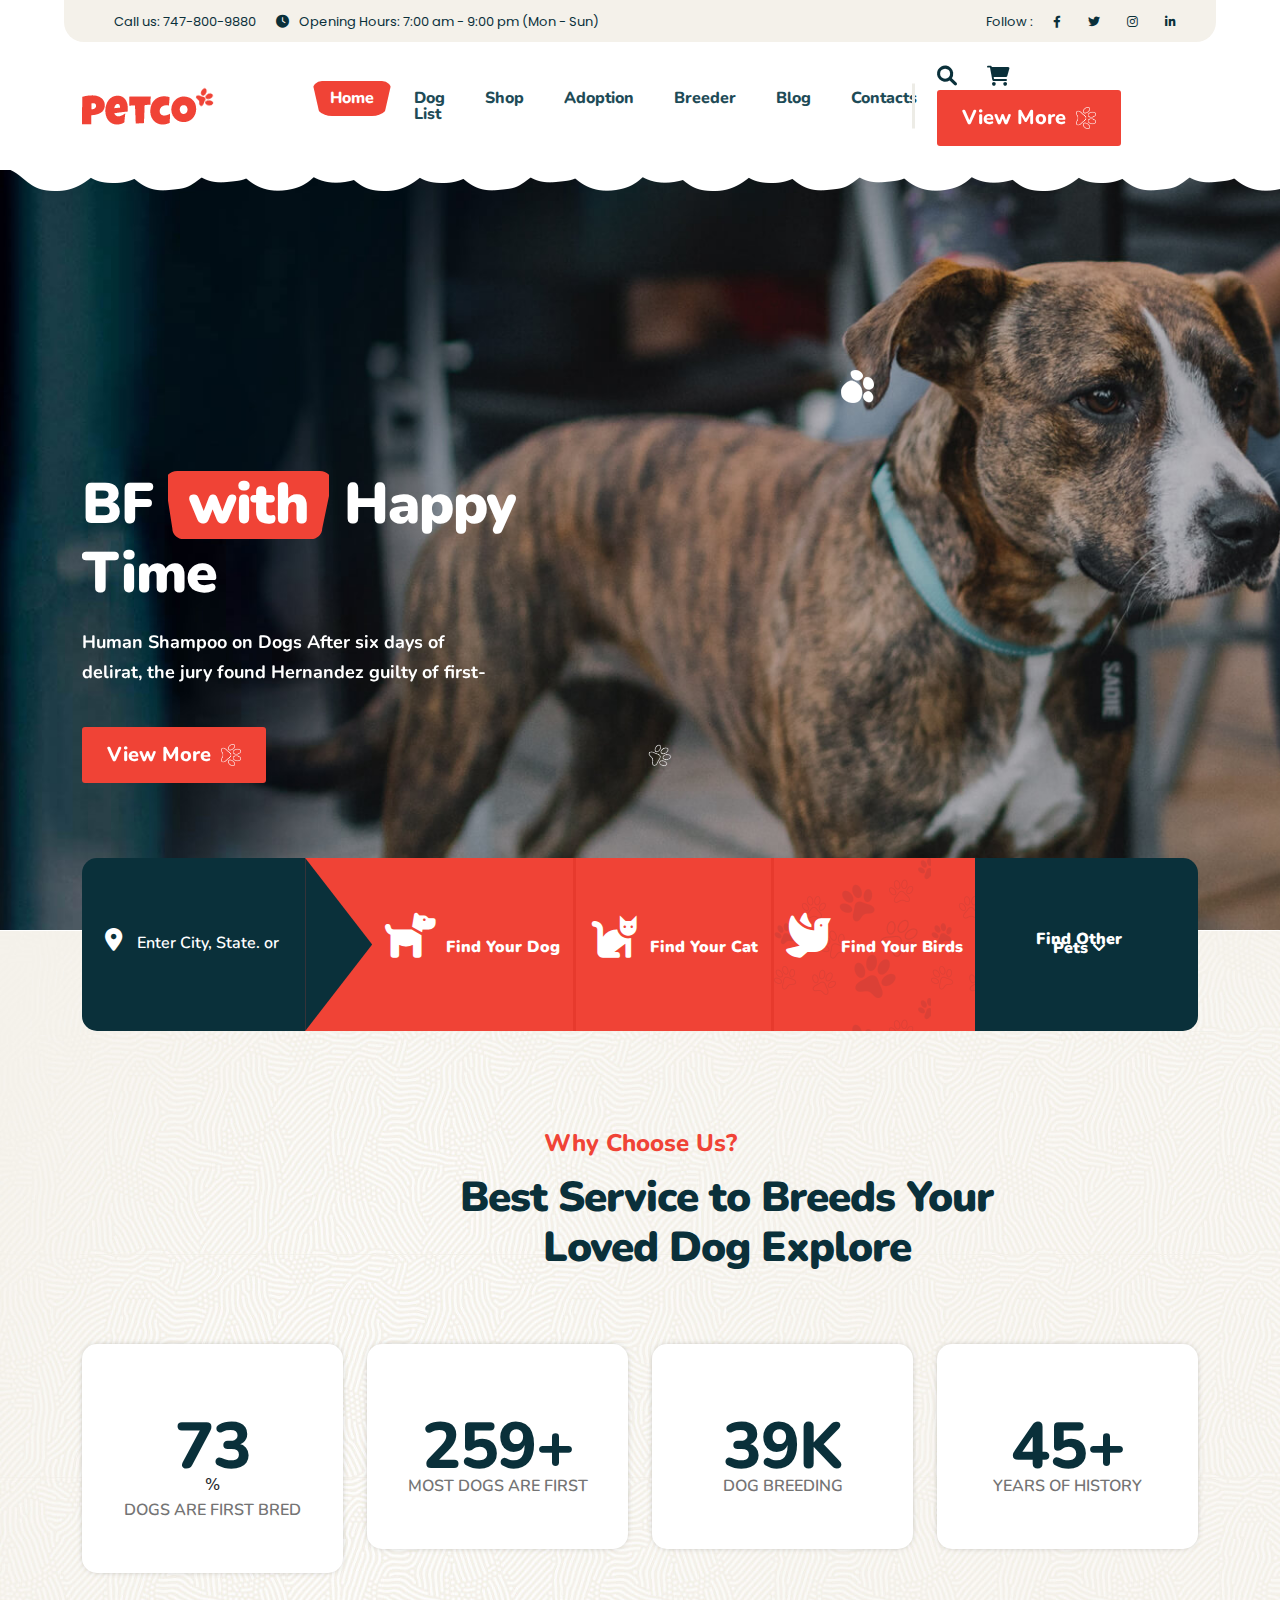
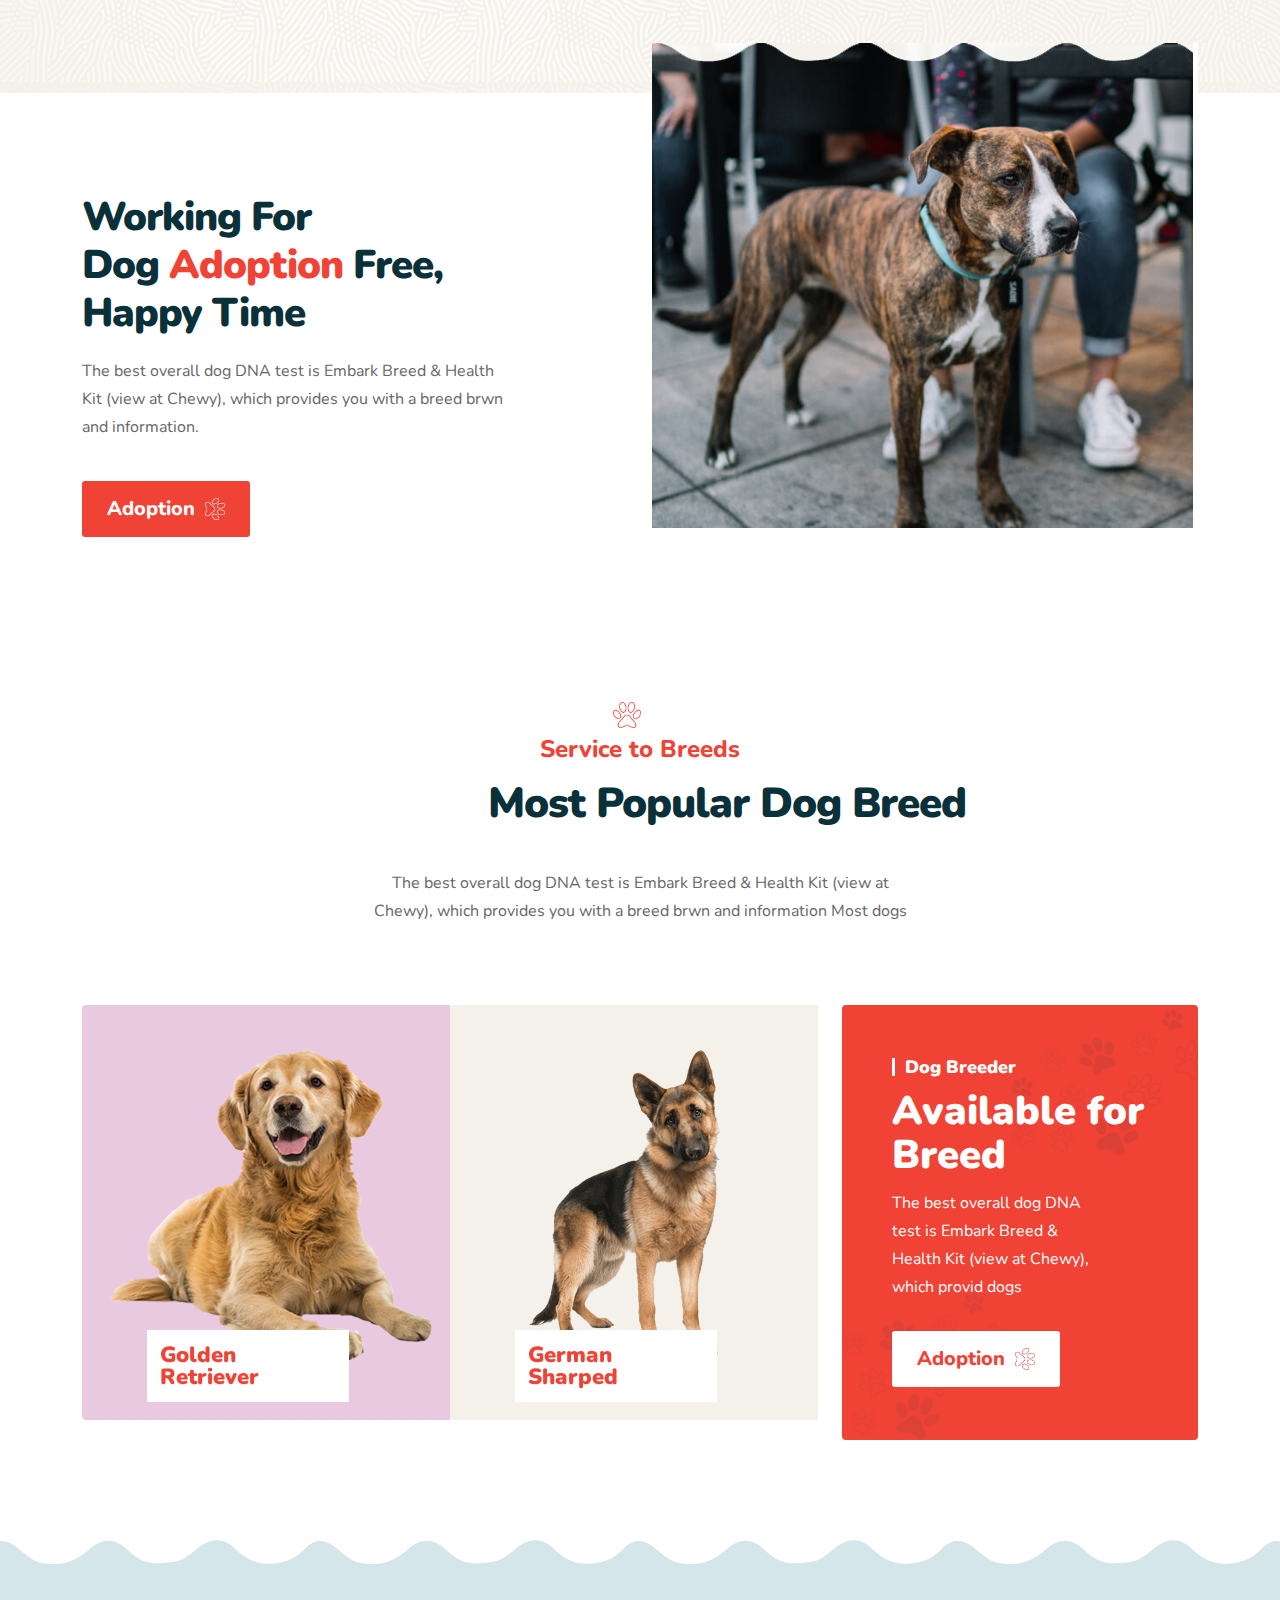
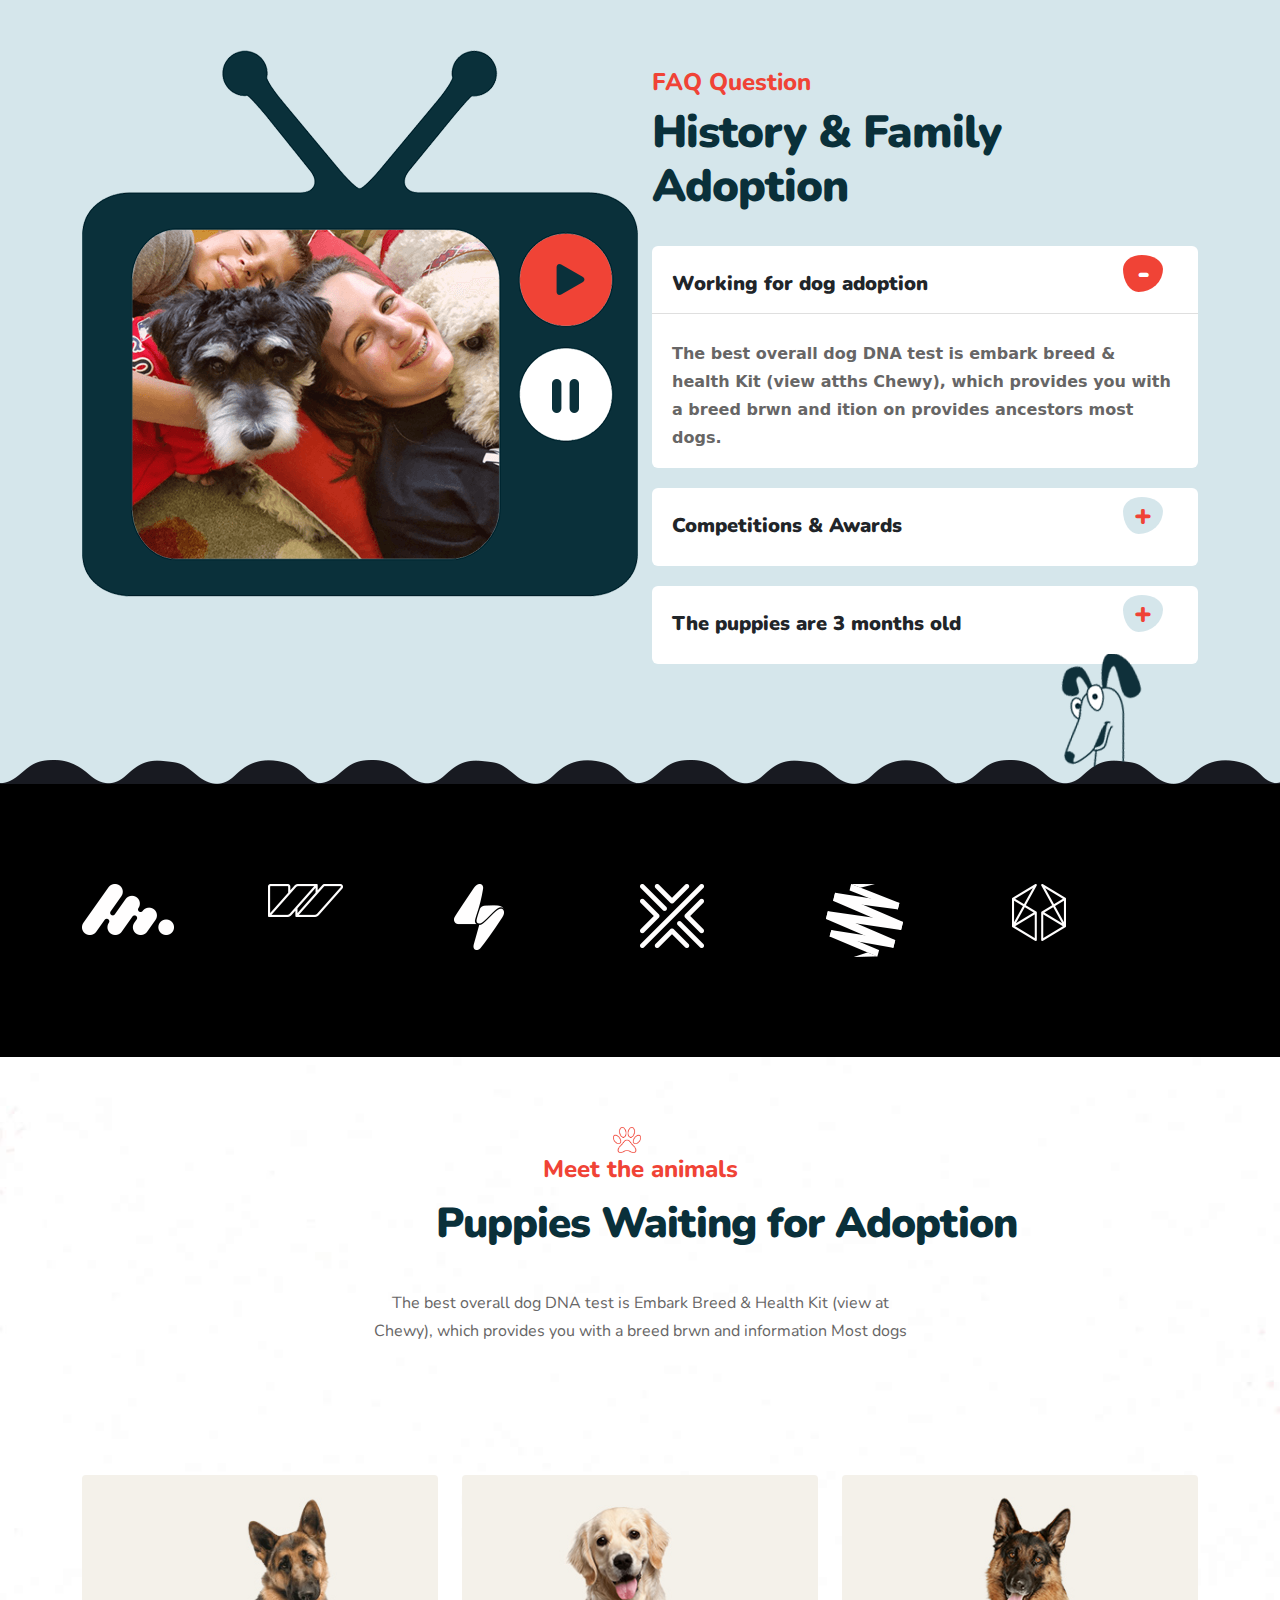
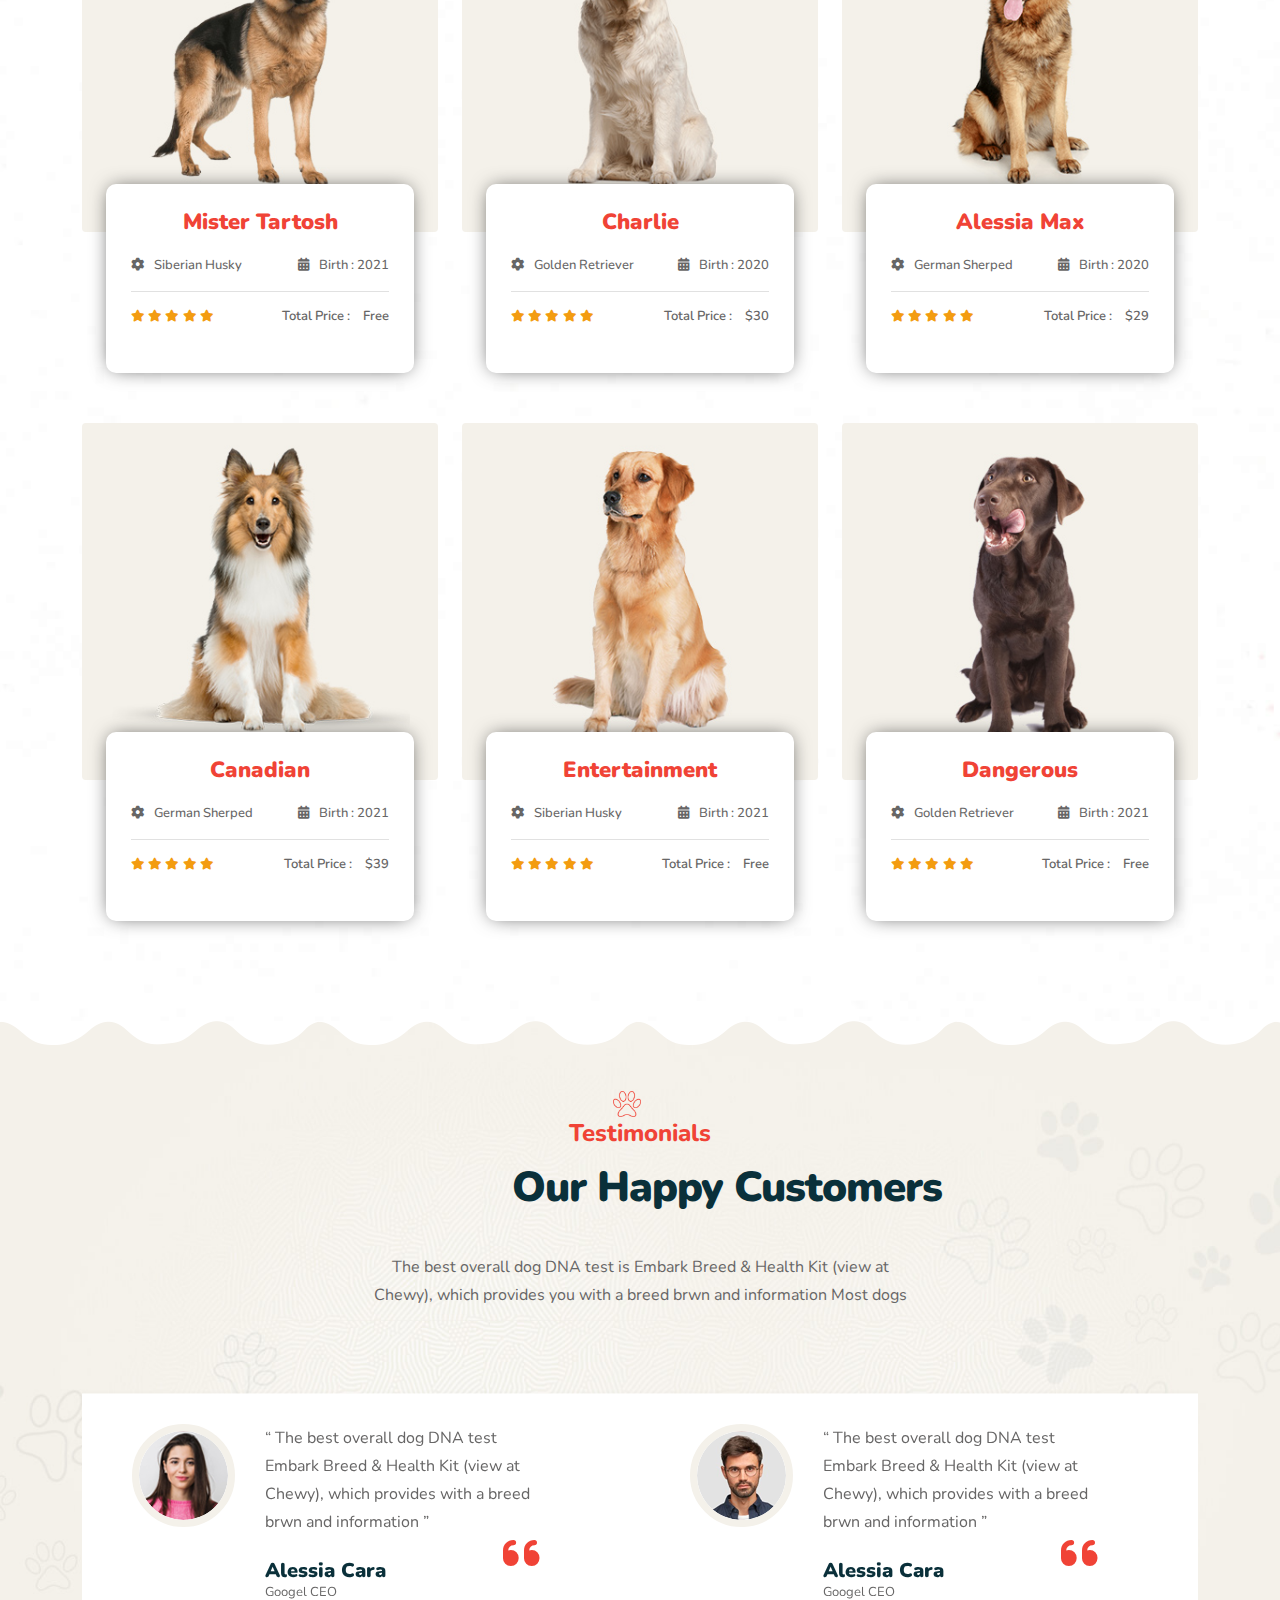
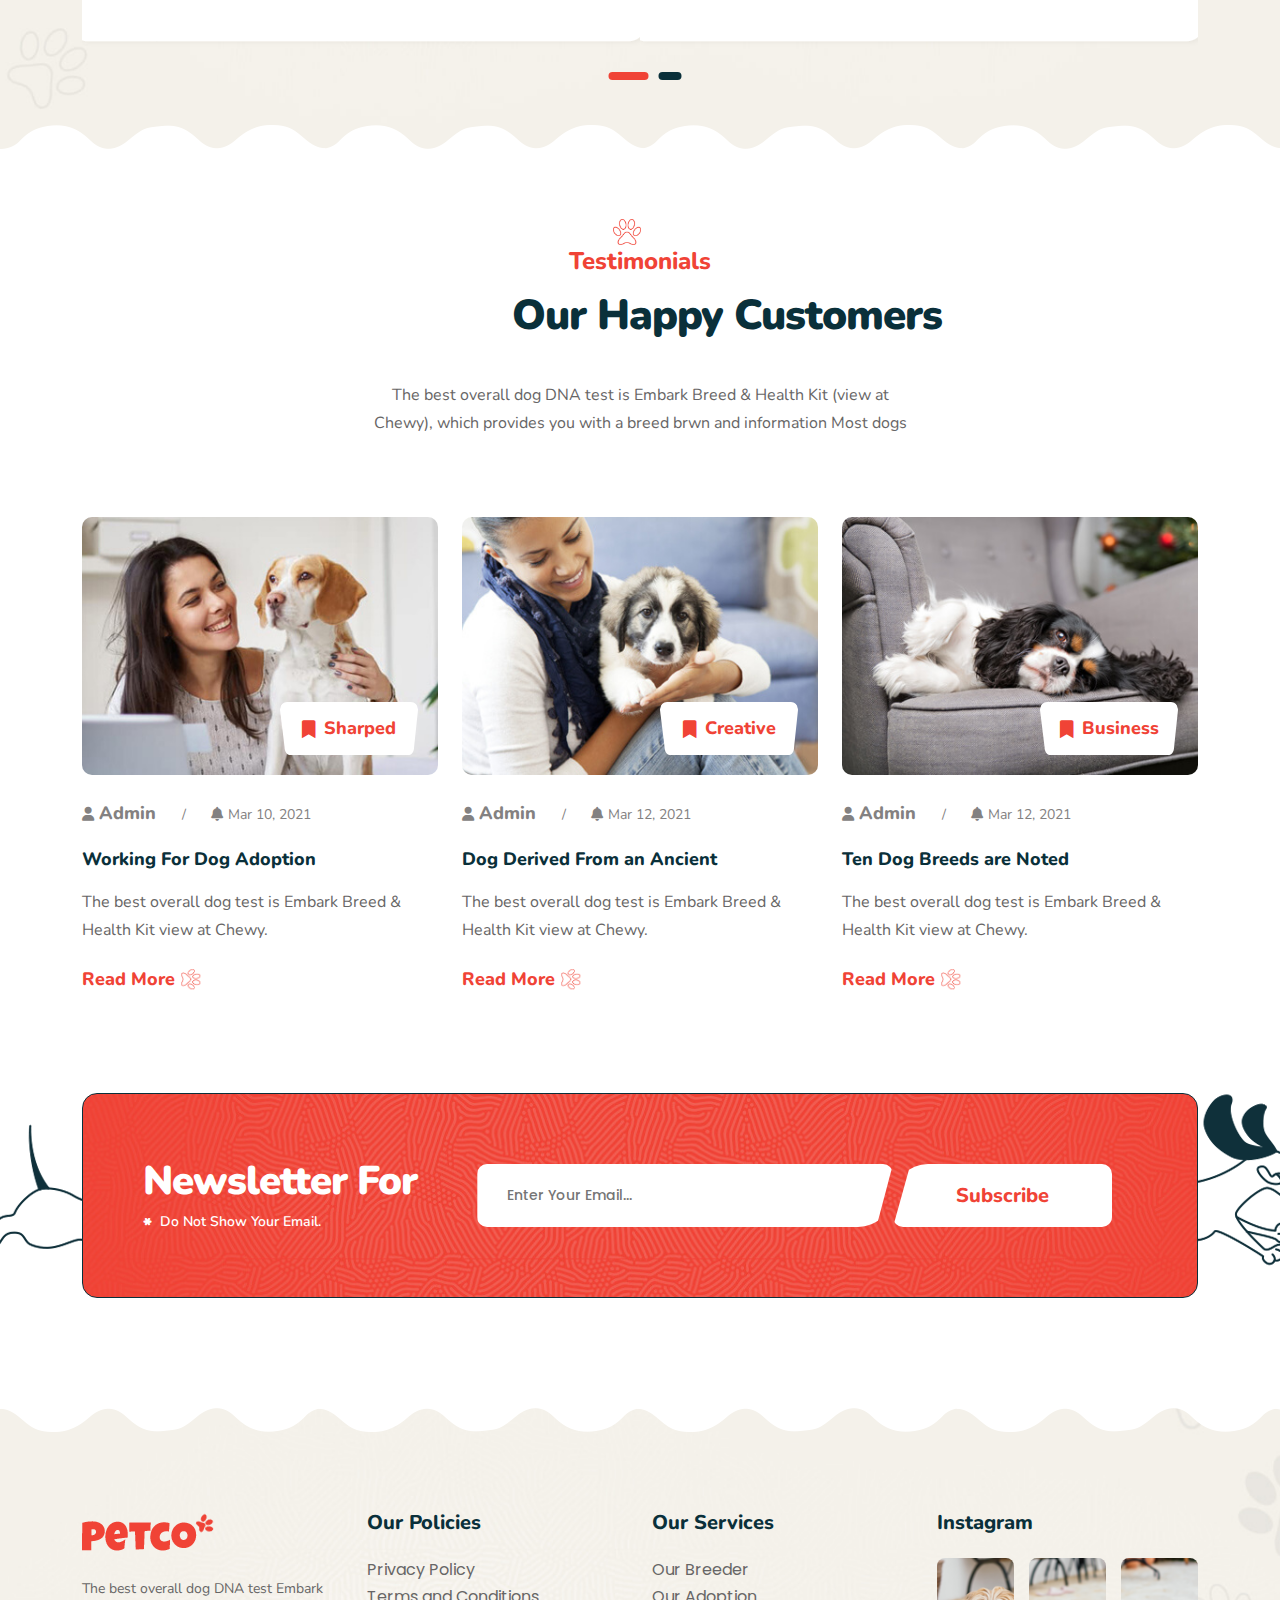
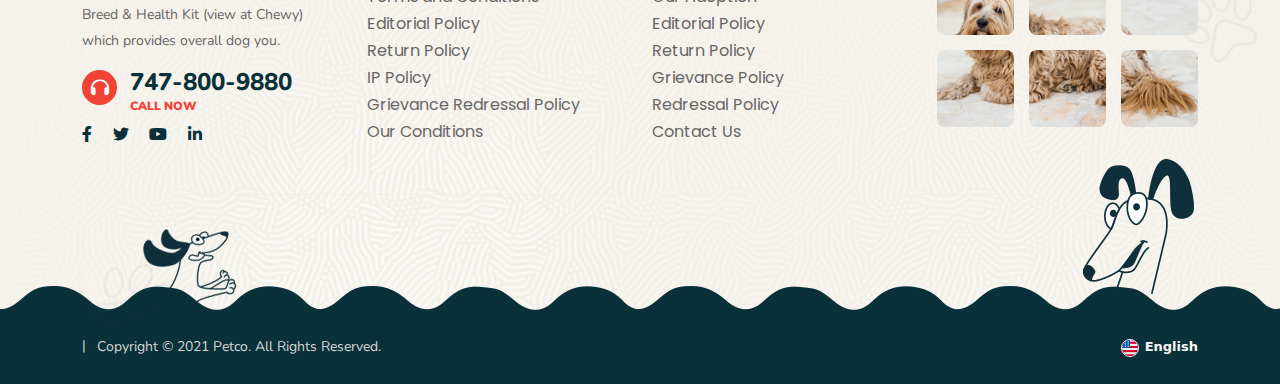
<file: index.html>
<!DOCTYPE html>
<html lang="en">
<head>
    <meta charset="UTF-8">
    <meta http-equiv="X-UA-Compatible" content="IE=edge">
    <meta name="viewport" content="width=device-width, initial-scale=1.0">
    <title>Document</title>

    <link rel="preconnect" href="https://fonts.googleapis.com">
    <link rel="preconnect" href="https://fonts.gstatic.com" crossorigin>
    <link href="https://fonts.googleapis.com/css2?family=Poppins:wght@100;200;300;400;500;600;700;800;900&display=swap" rel="stylesheet">

    <link rel="preconnect" href="https://fonts.googleapis.com">
    <link rel="preconnect" href="https://fonts.gstatic.com" crossorigin>
    <link href="https://fonts.googleapis.com/css2?family=Nunito:wght@200;300;400;500;600;700;800;900&display=swap" rel="stylesheet">

    <link rel="stylesheet" href="css/bootstrap.min.css">
    <link rel="stylesheet" href="css/all.min.css">
    <link rel="stylesheet" href="css/slick.css">
    <link rel="stylesheet" href="css/venobox.min.css">
    <link rel="stylesheet" href="css/style.css">
</head>
<body>
    <!-- header-part start -->
    <header>
        <div class="container">
            <div class="row">
                <div class="col-lg-6">
                    <ul>
                        <li>Call us: 747-800-9880</li>
                        <li> <i class="fa-solid fa-clock"></i> Opening Hours: 7:00 am - 9:00 pm (Mon - Sun)</li>
                    </ul>
                </div>
                <div class="col-lg-6 text-lg-end">
                    <ul>
                        <li>Follow :</li>
                        <li> <a href="#"><i class="fa-brands fa-facebook-f"></i></a></li>
                        <li> <a href="#"><i class="fa-brands fa-twitter"></i></a></li>
                        <li> <a href="#"><i class="fa-brands fa-instagram"></i></a></li>
                        <li> <a href="#"><i class="fa-brands fa-linkedin-in"></i></a></li>
                    </ul>
                </div>
            </div>
        </div>
    </header>
    <!-- header-part end -->
    <!-- nav-part start -->
    <nav class="navbar navbar-expand-lg menu">
        <div class="container">
          <a class="navbar-brand" href="#"><img src="images/logo.png" alt="l0go"></a>
          <button class="navbar-toggler" type="button" data-bs-toggle="collapse" data-bs-target="#navbarNav" aria-controls="navbarNav" aria-expanded="false" aria-label="Toggle navigation">
            <span class="navbar-toggler-icon"></span>
          </button>
          <div class="collapse navbar-collapse" id="navbarNav">
            <ul class="navbar-nav">
              <li class="nav-item">
                <a class="nav-link active ab" aria-current="page" href="#">Home</a>
                <ul>
                  <li class="nav-item">
                    <a class="a ah" href="#">home one</a>
                  </li>
                  <li class="nav-item">
                    <a class="a b" href="#">home two</a>
                  </li>
                </ul>
              </li>
              <li class="nav-item">
                <a class="nav-link" href="about.html">Dog List</a>
              </li>
              <li class="nav-item">
                <a class="nav-link" href="#">Shop</a>
                <ul>
                  <li class="nav-item">
                    <a class="a" href="#">Our Shop</a>
                  </li>
                  <li class="nav-item">
                    <a class="a b" href="#">Shop Details</a>
                  </li>
                </ul>
              </li>
              <li class="nav-item">
                <a class="nav-link" href="#">Adoption</a>
              </li>
              <li class="nav-item">
                <a class="nav-link" href="#">Breeder</a>
                <ul>
                  <li class="nav-item">
                    <a class="a" href="#">Our Breeder</a>
                  </li>
                  <li class="nav-item">
                    <a class="a b" href="#">Breeder Details</a>
                  </li>
                </ul>
              </li>
              <li class="nav-item">
                <a class="nav-link" href="#">Blog</a>
                <ul>
                  <li class="nav-item">
                    <a class="a" href="#">Our Blog</a>
                  </li>
                  <li class="nav-item">
                    <a class="a b" href="#">Blog Details</a>
                  </li>
                </ul>
              </li>
              <li class="nav-item">
                <a class="nav-link" href="#">contacts</a>
              </li>
             
             
            </ul>
            <div class="right">
              <i class="fa-solid fa-magnifying-glass"  data-bs-toggle="offcanvas" data-bs-target="#offcanvasTop" aria-controls="offcanvasTop"></i>
              <i class="fa-solid fa-cart-shopping"></i>
              <a href="#"><span>View More</span> <img src="images/w_pawprint.png" alt="w_pawprint"></a>
            </div>
          </div>
        </div>
        <img class="nshape" src="images/nav_shape.png" alt="nav_shape">
      </nav>
      

<div class="offcanvas offcanvas-top" tabindex="-1" id="offcanvasTop" aria-labelledby="offcanvasTopLabel">
  <div class="offcanvas-header">
    
    <button type="button" data-bs-dismiss="offcanvas" aria-label="Close"><i class="fa-solid fa-xmark"></i></button>
  </div>
  <div class="offcanvas-body">
    <div class="container">
      <div class="row">
      <div class="col-lg-12">
        <h2>... Search Here ...</h2>
      <div class="form-part">
      <form>
        <input type="text" placeholder="Type keywords here">
        <i class="fa-solid fa-magnifying-glass"></i>
      </form>
    </div>
      </div>
    </div>
    </div>
  </div>
</div>
    <!-- nav-part end -->
    <!-- banner-part start -->
      <section id="banner-part">
        <img class="img1" src="images/slider_shape01.png" alt="slider_shape01">
        <img class="img2" src="images/w_pawprint.png" alt="w_pawprint">
          <div class="banner-slider">
              <div class="banner1">
                  <div class="container">
                      <div class="banner-text">
                          <div class="top">
                              <h2 class="h2">BF <span>with</span> Happy Time</h2>
                          </div>
                          <div class="middle">
                              <p class="p">Human Shampoo on Dogs After six days of delirat, the jury found Hernandez guilty of first-degree murder</p>
                          </div>
                          <div class="bottom">
                              <a class="bt" href="#"><span>View More </span><img src="images/w_pawprint.png" alt="w_pawprint"></a>
                              
                          </div>
                      </div>
                  </div>
              </div>
              <div class="banner2">
                <div class="container">
                  <div class="banner-text">
                      <div class="top">
                          <h2 class="h2">Best Friend <span>with</span> Happy Time</h2>
                      </div>
                      <div class="middle">
                          <p class="p">Human Shampoo on Dogs After six days of delirat, the jury found Hernandez guilty of first-degree murder</p>
                      </div>
                      <div class="bottom">
                          <a class="bt" href="#"><span>View More </span><img src="images/w_pawprint.png" alt="w_pawprint"></a>
                          
                      </div>
                  </div>
              </div>
              </div>
          </div>
      </section>

    <!-- banner-part end -->
    <!-- findarea-part start -->
      <section id="findarea-part">
        <div class="container">
          <div class="row">
            <div class="col-lg-12">
              <div class="item">
                <div class="left">
                  <i class="fa-solid fa-location-dot"></i>
                  <form>
                    <input type="text" value="Enter City, State. or Zip">
                  </form>
                </div>
                <div class="middle">
                  <div class="one"></div>
                  <div class="two">
                    <a href="#"><i class="fa-solid fa-dog"></i>Find Your Dog</a>
                  </div>
                  <div class="three">
                    <a href="#"><i class="fa-solid fa-cat"></i>Find Your Cat</a>
                  </div>
                  <div class="four">
                    <a href="#"><i class="fa-solid fa-dove"></i>Find Your Birds</a>
                  </div>
                </div>
                <div class="right">
                  <ul>
                    <li class="dropdown">
                      <button class="btn">Find Other Pets <i class="fa-solid fa-angle-down"></i></button>
                      <ul class="drop">
                        <li><a href="#">Find Your Dog</a></li>
                        <li><a href="#">Find Your Cat</a></li>
                        <li><a href="#">Find Your Birds</a></li>
                      </ul>
                  </li>
                  </ul>
                </div>
              </div>
            </div>
          </div>
        </div>
      </section>

    <!-- findarea-part end -->
    <!-- counter-part start -->

      <section id="counter-part">
        <div class="container">
          <div class="row">
            <div class="col-lg-12">
              <div class="tittle">
                <h3>Why Choose Us?</h3>
                <h2>Best Service to Breeds Your Loved Dog Explore</h2>
              </div>
              <div class="row">
                <div class="col-lg-3">
                  <div class="item">
                    <h2>73</h2>
                    <span>%</span>
                    <h6>DOGS ARE FIRST BRED</h6>
                  </div>
                </div>
                <div class="col-lg-3">
                  <div class="item">
                    <h2>259+</h2>
                    <h6>MOST DOGS ARE FIRST</h6>
                  </div>
                </div>
                <div class="col-lg-3">
                  <div class="item">
                    <h2>39K</h2>
                    <h6>DOG BREEDING</h6>
                  </div>
                </div>
                <div class="col-lg-3">
                  <div class="item">
                    <h2>45+</h2>
                    <h6>YEARS OF HISTORY</h6>
                  </div>
                </div>
              </div>
            </div>
          </div>
        </div>
      </section>

    <!-- counter-part end -->
    <!-- adoption-part start -->
      <section id="adoption-part">
        <div class="container">
          <div class="row">
            <div class="col-lg-6">
              <div class="item">
                <h2>
                  Working For
                  <br>
                  Dog <span>Adoption</span> Free, Happy Time
                </h2>
                <p>The best overall dog DNA test is Embark Breed & Health Kit (view at Chewy), which provides you with a breed brwn and information.</p>
                <a href="#"><span>adoption</span> <img src="images/w_pawprint.png" alt="w_pawprint"></a>
              </div>
            </div>
            <div class="col-lg-6">
              <div class="img">
                <img src="images/adoption_img.jpg" alt="adoption_img">
              </div>
            </div>
          </div>
        </div>
      </section>


    <!-- adoption-part end -->
    <!-- breed-part start -->
    <section id="breed-part">
      <div class="container">
        <div class="row">
          <div class="col-lg-12">
            <img class="paw" src="images/pawprint.png" alt="pawprint">
            <div class="tittle">
              <h3>Service to Breeds</h3>
              <h2 class="bh">Most Popular Dog Breed</h2>
              <p>The best overall dog DNA test is Embark Breed & Health Kit (view at Chewy), which provides you with a breed brwn and information Most dogs</p>
          </div>
            <div class="bottom">
              <div class="row">
                <div class="col-lg-8">
                  <div class="breed-slider">
                    <div class="item">
                      <img src="images/breed_services_img01.jpg" alt="breed_services_img01">
                      <h3 class="shape"><a href="#">Golden Retriever</a></h3>
                    </div>
                    <div class="item">
                      <img src="images/breed_services_img02.jpg" alt="breed_services_img02">
                      <h3 class="shape"><a href="#">German Sharped</a></h3>
                    </div>
                    <div class="item">
                      <img src="images/breed_services_img03.jpg" alt="breed_services_img03">
                      <h3 class="shape shape2"><a href="#">Siberian Husky</a></h3>
                    </div>
                    <div class="item">
                      <img src="images/breed_services_img04.jpg" alt="breed_services_img04">
                      <h3 class="shape"><a href="#">Bernes Mountain</a></h3>
                    </div>
                  </div>
                </div>
                <div class="col-lg-4">
                  <div class="item2">
                    <h5>Dog Breeder</h5>
                    <h4>Available for Breed</h4>
                    <p>The best overall dog DNA test is Embark Breed & Health Kit (view at Chewy), which provid dogs</p>
                    <a href="#"><span>adoption</span> <img src="images/w_pawprint.png" alt="w_pawprint"></a>
                  </div>
                </div>
              </div>
            </div>
          </div>
          </div>
        </div>
      </div>
    </section>
    <!-- breed-part end -->
    <!-- history-part start -->
    <section id="history-part">
      <img class="topshape" src="images/testi_bg_shape01.png" alt="testi_bg_shape01">
      <img class="bottomshape" src="images/faq_bg_shape02.png" alt="faq_bg_shape02">
      <img class="headshape" src="images/faq_shape.png" alt="faq_shape">
      <div class="container">
        <div class="row">
          <div class="col-lg-6">
            <div class="item">
              <img src="images/faq_tv.png" alt="s/faq_tv">
            <img src="images/faq_img.png" alt="faq_img" class="img2">
            <a class="my-video-links" data-maxwidth="600px" data-autoplay="true" data-vbtype="video" href="https://www.youtube.com/watch?v=XdFfCPK5ycw" class="popup-video"></a>
            </div>
          </div>
          <div class="col-lg-6">
            <div class="item2">
              <h4>FAQ Question</h4>
              <h2 class="h">History & Family Adoption</h2>
              <div class="accordion" id="accordionExample">
                <div class="accordion-item">
                  <h2 class="accordion-header" id="headingOne">
                    <button class="accordion-button" type="button" data-bs-toggle="collapse" data-bs-target="#collapseOne" aria-expanded="true" aria-controls="collapseOne">
                      
                      Working for dog adoption
                                                
                      <span class="icon">
                      </span>
                    </button>
                  </h2>
                  <div id="collapseOne" class="accordion-collapse collapse show" aria-labelledby="headingOne" data-bs-parent="#accordionExample">
                    <div class="accordion-body">
                      <strong>The best overall dog DNA test is embark breed & health Kit (view atths Chewy), which provides you with a breed brwn and ition on provides ancestors most dogs.
                    </div>
                  </div>
                </div>
                <div class="accordion-item">
                  <h2 class="accordion-header" id="headingTwo">
                    <button class="accordion-button collapsed" type="button" data-bs-toggle="collapse" data-bs-target="#collapseTwo" aria-expanded="false" aria-controls="collapseTwo">
                      
                      Competitions & Awards
                                                
                      <span class="icon">
                      </span>
                    </button>
                  </h2>
                  <div id="collapseTwo" class="accordion-collapse collapse" aria-labelledby="headingTwo" data-bs-parent="#accordionExample">
                    <div class="accordion-body">
                      <strong>The best overall dog DNA test is embark breed & health Kit (view atths Chewy), which provides you with a breed brwn and ition on provides ancestors most dogs.
                    </div>
                  </div>
                </div>
                <div class="accordion-item">
                  <h2 class="accordion-header" id="headingThree">
                    <button class="accordion-button collapsed" type="button" data-bs-toggle="collapse" data-bs-target="#collapseThree" aria-expanded="false" aria-controls="collapseThree">
                      
                      The puppies are 3 months old
                                                
                      <span class="icon">
                      </span>
                    </button>
                  </h2>
                  <div id="collapseThree" class="accordion-collapse collapse" aria-labelledby="headingThree" data-bs-parent="#accordionExample">
                    <div class="accordion-body">
                      <strong>The best overall dog DNA test is embark breed & health Kit (view atths Chewy), which provides you with a breed brwn and ition on provides ancestors most dogs.
                    </div>
                  </div>
                </div>
              </div>
            </div>
          </div>
        </div>
      </div>
      <div class="bottom">
        <div class="container">
          <div class="row">
            <div class="col-lg-12">

              <div class="bottom-slider">
                <div class="item"><img src="images/brand_item01.png" alt="brand_item01"></div>
                <div class="item"><img src="images/brand_item02.png" alt="brand_item02"></div>
                <div class="item"><img src="images/brand_item03.png" alt="brand_item03"></div>
                <div class="item"><img src="images/brand_item04.png" alt="brand_item04"></div>
                <div class="item"><img src="images/brand_item05.png" alt="brand_item05"></div>
                <div class="item"><img src="images/brand_item06.png" alt="brand_item06"></div>
                <div class="item"><img src="images/brand_item01.png" alt="brand_item01"></div>
              </div>
            </div>
          </div>
        </div>
      </div>
    </section>
    <!-- history-part end -->
    <!-- adoption2-part start -->
    <section id="adoption2-part">
      <div class="container">
        <div class="row">
          <div class="col-lg-12">
            <img class="paw" src="images/pawprint.png" alt="pawprint">
            <div class="tittle">
              <h3 class="h3">Meet the animals</h3>
              <h2 class="bh">Puppies Waiting for Adoption</h2>
              <p>The best overall dog DNA test is Embark Breed & Health Kit (view at Chewy), which provides you with a breed brwn and information Most dogs</p>
            </div>
          </div>
        </div>
        <div class="row">
          <div class="col-lg-4">
            <div class="item">
              <div class="img">
                <img src="images/adoption_shop_thumb01.jpg" alt="adoption_shop_thumb01">
                <div class="overlay"><a href="#"><span>adoption</span> <img src="images/w_pawprint.png" alt="w_pawprint"></a></div>
              </div>
              <div class="text">
                <div class="top">
                  <h5><a href="#">Mister Tartosh</a></h5>
                </div>
                <div class="middle">
                  <div class="left">
                    <i class="fa-solid fa-gear"></i><a href="#">Siberian Husky</a>
                  </div>
                  <div class="right">
                    <i class="fa-solid fa-calendar-days"></i><p>Birth : 2021</p>
                  </div>
                </div>
                <div class="bottom">
                  <div class="left">
                    <i class="fa-solid fa-star"></i>
                    <i class="fa-solid fa-star"></i>
                    <i class="fa-solid fa-star"></i>
                    <i class="fa-solid fa-star"></i>
                    <i class="fa-solid fa-star"></i>
                  </div>
                  <div class="right"><p>Total Price : <span>Free</span></p></div>
                </div>
              </div>
            </div>
          </div>
          <div class="col-lg-4">
            <div class="item">
              <div class="img">
                <img src="images/adoption_shop_thumb02.jpg" alt="adoption_shop_thumb02">
                <div class="overlay"><a href="#"><span>adoption</span> <img src="images/w_pawprint.png" alt="w_pawprint"></a></div>
              </div>
              <div class="text">
                <div class="top">
                  <h5><a href="#">Charlie</a></h5>
                </div>
                <div class="middle">
                  <div class="left">
                    <i class="fa-solid fa-gear"></i><a href="#">Golden Retriever</a>
                  </div>
                  <div class="right">
                    <i class="fa-solid fa-calendar-days"></i><p>Birth : 2020</p>
                  </div>
                </div>
                <div class="bottom">
                  <div class="left">
                    <i class="fa-solid fa-star"></i>
                    <i class="fa-solid fa-star"></i>
                    <i class="fa-solid fa-star"></i>
                    <i class="fa-solid fa-star"></i>
                    <i class="fa-solid fa-star"></i>
                  </div>
                  <div class="right"><p>Total Price : <span>$30</span></p></div>
                </div>
              </div>
            </div>
          </div>
          <div class="col-lg-4">
            <div class="item">
              <div class="img">
                <img src="images/adoption_shop_thumb03.jpg" alt="adoption_shop_thumb03">
                <div class="overlay"><a href="#"><span>adoption</span> <img src="images/w_pawprint.png" alt="w_pawprint"></a></div>
              </div>
              <div class="text">
                <div class="top">
                  <h5><a href="#">Alessia Max</a></h5>
                </div>
                <div class="middle">
                  <div class="left">
                    <i class="fa-solid fa-gear"></i><a href="#">German Sherped</a>
                  </div>
                  <div class="right">
                    <i class="fa-solid fa-calendar-days"></i><p>Birth : 2020</p>
                  </div>
                </div>
                <div class="bottom">
                  <div class="left">
                    <i class="fa-solid fa-star"></i>
                    <i class="fa-solid fa-star"></i>
                    <i class="fa-solid fa-star"></i>
                    <i class="fa-solid fa-star"></i>
                    <i class="fa-solid fa-star"></i>
                  </div>
                  <div class="right"><p>Total Price : <span>$29</span></p></div>
                </div>
              </div>
            </div>
          </div>
          <div class="col-lg-4">
            <div class="item">
              <div class="img">
                <img src="images/adoption_shop_thumb04.jpg" alt="adoption_shop_thumb04">
                <div class="overlay"><a href="#"><span>adoption</span> <img src="images/w_pawprint.png" alt="w_pawprint"></a></div>
              </div>
              <div class="text">
                <div class="top">
                  <h5><a href="#">Canadian</a></h5>
                </div>
                <div class="middle">
                  <div class="left">
                    <i class="fa-solid fa-gear"></i><a href="#">German Sherped</a>
                  </div>
                  <div class="right">
                    <i class="fa-solid fa-calendar-days"></i><p>Birth : 2021</p>
                  </div>
                </div>
                <div class="bottom">
                  <div class="left">
                    <i class="fa-solid fa-star"></i>
                    <i class="fa-solid fa-star"></i>
                    <i class="fa-solid fa-star"></i>
                    <i class="fa-solid fa-star"></i>
                    <i class="fa-solid fa-star"></i>
                  </div>
                  <div class="right"><p>Total Price : <span>$39</span></p></div>
                </div>
              </div>
            </div>
          </div>
          <div class="col-lg-4">
            <div class="item">
              <div class="img">
                <img src="images/adoption_shop_thumb05.jpg" alt="adoption_shop_thumb05">
                <div class="overlay"><a href="#"><span>adoption</span> <img src="images/w_pawprint.png" alt="w_pawprint"></a></div>
              </div>
              <div class="text">
                <div class="top">
                  <h5><a href="#">Entertainment</a></h5>
                </div>
                <div class="middle">
                  <div class="left">
                    <i class="fa-solid fa-gear"></i><a href="#">Siberian Husky</a>
                  </div>
                  <div class="right">
                    <i class="fa-solid fa-calendar-days"></i><p>Birth : 2021</p>
                  </div>
                </div>
                <div class="bottom">
                  <div class="left">
                    <i class="fa-solid fa-star"></i>
                    <i class="fa-solid fa-star"></i>
                    <i class="fa-solid fa-star"></i>
                    <i class="fa-solid fa-star"></i>
                    <i class="fa-solid fa-star"></i>
                  </div>
                  <div class="right"><p>Total Price : <span>Free</span></p></div>
                </div>
              </div>
            </div>
          </div>
          <div class="col-lg-4">
            <div class="item">
              <div class="img">
                <img src="images/adoption_shop_thumb06.jpg" alt="adoption_shop_thumb06">
                <div class="overlay"><a href="#"><span>adoption</span> <img src="images/w_pawprint.png" alt="w_pawprint"></a></div>
              </div>
              <div class="text">
                <div class="top">
                  <h5><a href="#">Dangerous</a></h5>
                </div>
                <div class="middle">
                  <div class="left">
                    <i class="fa-solid fa-gear"></i><a href="#">Golden Retriever</a>
                  </div>
                  <div class="right">
                    <i class="fa-solid fa-calendar-days"></i><p>Birth : 2021</p>
                  </div>
                </div>
                <div class="bottom">
                  <div class="left">
                    <i class="fa-solid fa-star"></i>
                    <i class="fa-solid fa-star"></i>
                    <i class="fa-solid fa-star"></i>
                    <i class="fa-solid fa-star"></i>
                    <i class="fa-solid fa-star"></i>
                  </div>
                  <div class="right"><p>Total Price : <span>Free</span></p></div>
                </div>
              </div>
            </div>
          </div>
        </div>
      </div>
    </section>
    <!-- adoption2-part end -->
    <!-- testimonial-part start -->
    <section id="testimonial-part">
      <img class="img" src="images/testi_bg_shape01.png" alt="testi_bg_shape01">
      <div class="container">
        <div class="row">
          <div class="col-lg-12">
            <img class="paw" src="images/pawprint.png" alt="pawprint">
            <div class="tittle">
              <h3 class="bh3">Testimonials</h3>
              <h2 class="bh">Our Happy Customers</h2>
              <p>The best overall dog DNA test is Embark Breed & Health Kit (view at Chewy), which provides you with a breed brwn and information Most dogs</p>
            </div>
            <div class="bottom">
              <div class="testimonial-slider">
                <div class="item">
                  <div class="left">
                    <img src="images/testi_avatar01.png" alt="testi_avatar01">
                  </div>
                  <div class="right">
                    <div class="top"><p>“ The best overall dog DNA test Embark Breed & Health Kit (view at Chewy), which provides with a breed brwn and information ”</p></div>
                    <div class="bottom">
                      <h5>Alessia Cara <span>Googel CEO</span></h5>
                    </div>
                  </div>
                  <i class="fa-solid fa-quote-left"></i>
                </div>
                <div class="item">
                  <div class="left">
                    <img src="images/testi_avatar02.png" alt="testi_avatar02">
                  </div>
                  <div class="right">
                    <div class="top"><p>“ The best overall dog DNA test Embark Breed & Health Kit (view at Chewy), which provides with a breed brwn and information ”</p></div>
                    <div class="bottom">
                      <h5>Alessia Cara <span>Googel CEO</span></h5>
                    </div>
                  </div>
                  <i class="fa-solid fa-quote-left"></i>
                </div>
                <div class="item">
                  <div class="left">
                    <img src="images/testi_avatar01.png" alt="testi_avatar01">
                  </div>
                  <div class="right">
                    <div class="top"><p>“ The best overall dog DNA test Embark Breed & Health Kit (view at Chewy), which provides with a breed brwn and information ”</p></div>
                    <div class="bottom">
                      <h5>Alessia Cara <span>Googel CEO</span></h5>
                    </div>
                  </div>
                  <i class="fa-solid fa-quote-left"></i>
                </div>
              </div>
            </div>
          </div>
        </div>
      </div>
      <img class="img2" src="images/testi_bg_shape01.png" alt="testi_bg_shape01">
    </section>
    <!-- testimonial-part end -->
    <!-- news-part start -->
    <section id="news-part">
      <div class="container">
        <div class="row">
          <div class="col-lg-12">
            <img class="paw" src="images/pawprint.png" alt="pawprint">
            <div class="tittle">
              <h3 class="bh3">Testimonials</h3>
              <h2 class="bh">Our Happy Customers</h2>
              <p>The best overall dog DNA test is Embark Breed & Health Kit (view at Chewy), which provides you with a breed brwn and information Most dogs</p>
            </div>
            <div class="bottom">
              <div class="row">
                <div class="col-lg-4">
                  <div class="item">
                    <div class="img">
                      <img src="images/news01.jpg" alt="news01">
                      <div class="shape">
                        <a href="#"><i class="fa-solid fa-bookmark"></i>Sharped</a>
                      </div>
                    </div>
                    <div class="text">
                      <ul>
                        <li>
                          <i class="fa-solid fa-user"></i><a href="#">Admin
                          </a>
                        </li>
                        <li>/</li>
                        <li>
                          <i class="fa-solid fa-bell"></i>Mar 10, 2021
                        </li>
                      </ul>
                      <h5><a href="#">Working For Dog Adoption</a></h5>
                      <p>The best overall dog test is Embark Breed & Health Kit view at Chewy.</p>
                      <a href="#">Read More <img src="images/pawprint.png" alt="pawprint"></a>
                    </div>
                  </div>
                </div>
                <div class="col-lg-4">
                  <div class="item">
                    <div class="img">
                      <img src="images/news02.jpg" alt="news02">
                      <div class="shape">
                        <a href="#"><i class="fa-solid fa-bookmark"></i>Creative</a>
                      </div>
                    </div>
                    <div class="text">
                      <ul>
                        <li>
                          <i class="fa-solid fa-user"></i><a href="#">Admin
                          </a>
                        </li>
                        <li>/</li>
                        <li>
                          <i class="fa-solid fa-bell"></i>Mar 12, 2021
                        </li>
                      </ul>
                      <h5><a href="#">Dog Derived From an Ancient</a></h5>
                      <p>The best overall dog test is Embark Breed & Health Kit view at Chewy.</p>
                      <a href="#">Read More <img src="images/pawprint.png" alt="pawprint"></a>
                    </div>
                  </div>
                </div>
                <div class="col-lg-4">
                  <div class="item">
                    <div class="img">
                      <img src="images/news03.jpg" alt="news03">
                      <div class="shape">
                        <a href="#"><i class="fa-solid fa-bookmark"></i>Business</a>
                      </div>
                    </div>
                    <div class="text">
                      <ul>
                        <li>
                          <i class="fa-solid fa-user"></i><a href="#">Admin
                          </a>
                        </li>
                        <li>/</li>
                        <li>
                          <i class="fa-solid fa-bell"></i>Mar 12, 2021
                        </li>
                      </ul>
                      <h5><a href="#">Ten Dog Breeds are Noted</a></h5>
                      <p>The best overall dog test is Embark Breed & Health Kit view at Chewy.</p>
                      <a href="#">Read More <img src="images/pawprint.png" alt="pawprint"></a>
                    </div>
                  </div>
                </div>
              </div>
            </div>
          </div>
        </div>

      </div>
    </section>
    <!-- news-part end -->
    <!-- newsletter-part start -->
    <section id="newsletter-part">
      <div class="container">
        <div class="row">
          <div class="col-lg-12">
            <div class="item">
              <div class="left">
                <h2 class="h">Newsletter For</h2>
                <p><span>*</span>Do Not Show Your Email.</p>
              </div>
              <div class="right">
                <form >
                  <input type="email" placeholder="Enter Your Email...">
                  <button type="submit" class="btn">Subscribe</button>
                </form>
              </div>
              <img class="shape1" src="images/newsletter_shape01.png" alt="newsletter_shape01">
              <img class="shape2" src="images/newsletter_shape02.png" alt="newsletter_shape02">
            </div>
          </div>
        </div>
      </div>
    </section>
    <!-- newsletter-part end -->
    <!-- footer-part start -->

    <footer>
      <img class="shape" src="images/testi_bg_shape01.png" alt="testi_bg_shape01">
      <img class="copy" src="images/copyright_shape.png" alt="copyright_shape">
      <div class="container">
        <div class="row">
          <div class="col-lg-3">
            <div class="left">
              <a href="#"><img src="images/logo.png" alt="logo"></a>
              <p>The best overall dog DNA test Embark Breed & Health Kit (view at Chewy) which provides overall dog you.</p>
              <div class="contack">
                <div class="icon"><i class="fa-solid fa-headphones"></i></div>
                <div class="text">
                  <a href="#">747-800-9880</a>
                  <h4>CALL NOW</h4>
                </div>

              </div>
              <div class="f-icons">
                <a href="#"><i class="fa-brands fa-facebook-f"></i></a>
              <a href="#"><i class="fa-brands fa-twitter"></i></a>
              <a href="#"><i class="fa-brands fa-youtube"></i></a>
              <a href="#"><i class="fa-brands fa-linkedin-in"></i></a>
              
              
              </div>
            </div>
          </div>
          <div class="col-lg-3">
            <div class="middle1">
              <h4>Our Policies</h4>
              <ul>
                <li><a href="#">Privacy Policy</a></li>
                <li><a href="#">Terms and Conditions</a></li>
                <li><a href="#">Editorial Policy</a></li>
                <li><a href="#">Return Policy</a></li>
                <li><a href="#">IP Policy</a></li>
                <li><a href="#">Grievance Redressal Policy</a></li>
                <li><a href="#">Our Conditions</a></li>
              </ul>
            </div>
          </div>
          <div class="col-lg-3">
            <div class="middle2">
              <h4>Our Services</h4>
              <ul>
                <li><a href="#">Our Breeder</a></li>
                <li><a href="#">Our Adoption</a></li>
                <li><a href="#">Editorial Policy</a></li>
                <li><a href="#">Return Policy</a></li>
                <li><a href="#">Grievance Policy</a></li>
                <li><a href="#">Redressal Policy</a></li>
                <li><a href="#">Contact Us</a></li>
              </ul>
            </div>
          </div>
          <div class="col-lg-3">
            <div class="right">
              <h4>Instagram</h4>
              <div class="img">
                <ul>
                  <li><a href="#"><img src="images/insta_img01.png" alt="insta_img01"></a></li>
                  <li><a href="#"><img src="images/insta_img02.png" alt="insta_img02"></a></li>
                  <li><a href="#"><img src="images/insta_img03.png" alt="insta_img03"></a></li>
                  <li><a href="#"><img src="images/insta_img04.png" alt="insta_img04"></a></li>
                  <li><a href="#"><img src="images/insta_img05.png" alt="insta_img05"></a></li>
                  <li><a href="#"><img src="images/insta_img06.png" alt="insta_img06"></a></li>
                </ul>
              </div>
            </div>
          </div>
        </div>
      </div>
      <img class="fs1" src="images/footer_shape01.png" alt="footer_shape01">
      <img class="fs2" src="images/footer_shape02.png" alt="footer_shape02">
      <div class="copyrights">
        <div class="container">
          <div class="row">
            <div class="col-lg-12">
              <div class="item">
                <div class="left"><p>Copyright © 2021 Petco. All Rights Reserved.</p></div>
                <div class="right"><a href="#"><img src="images/united-states.png" alt="united-states">English</a></div>
              </div>
            </div>
          </div>
        </div>
      </div>
    </footer>

    <!-- footer-part end -->


    <script src="js/bootstrap.bundle.min.js"></script>
    <script src="js/jquery-1.12.4.min.js"></script>
    <script src="js/slick.min.js"></script>
    <script src="js/venobox.min.js"></script>
    <script src="js/script.js"></script>
</body>
</html>
</file>
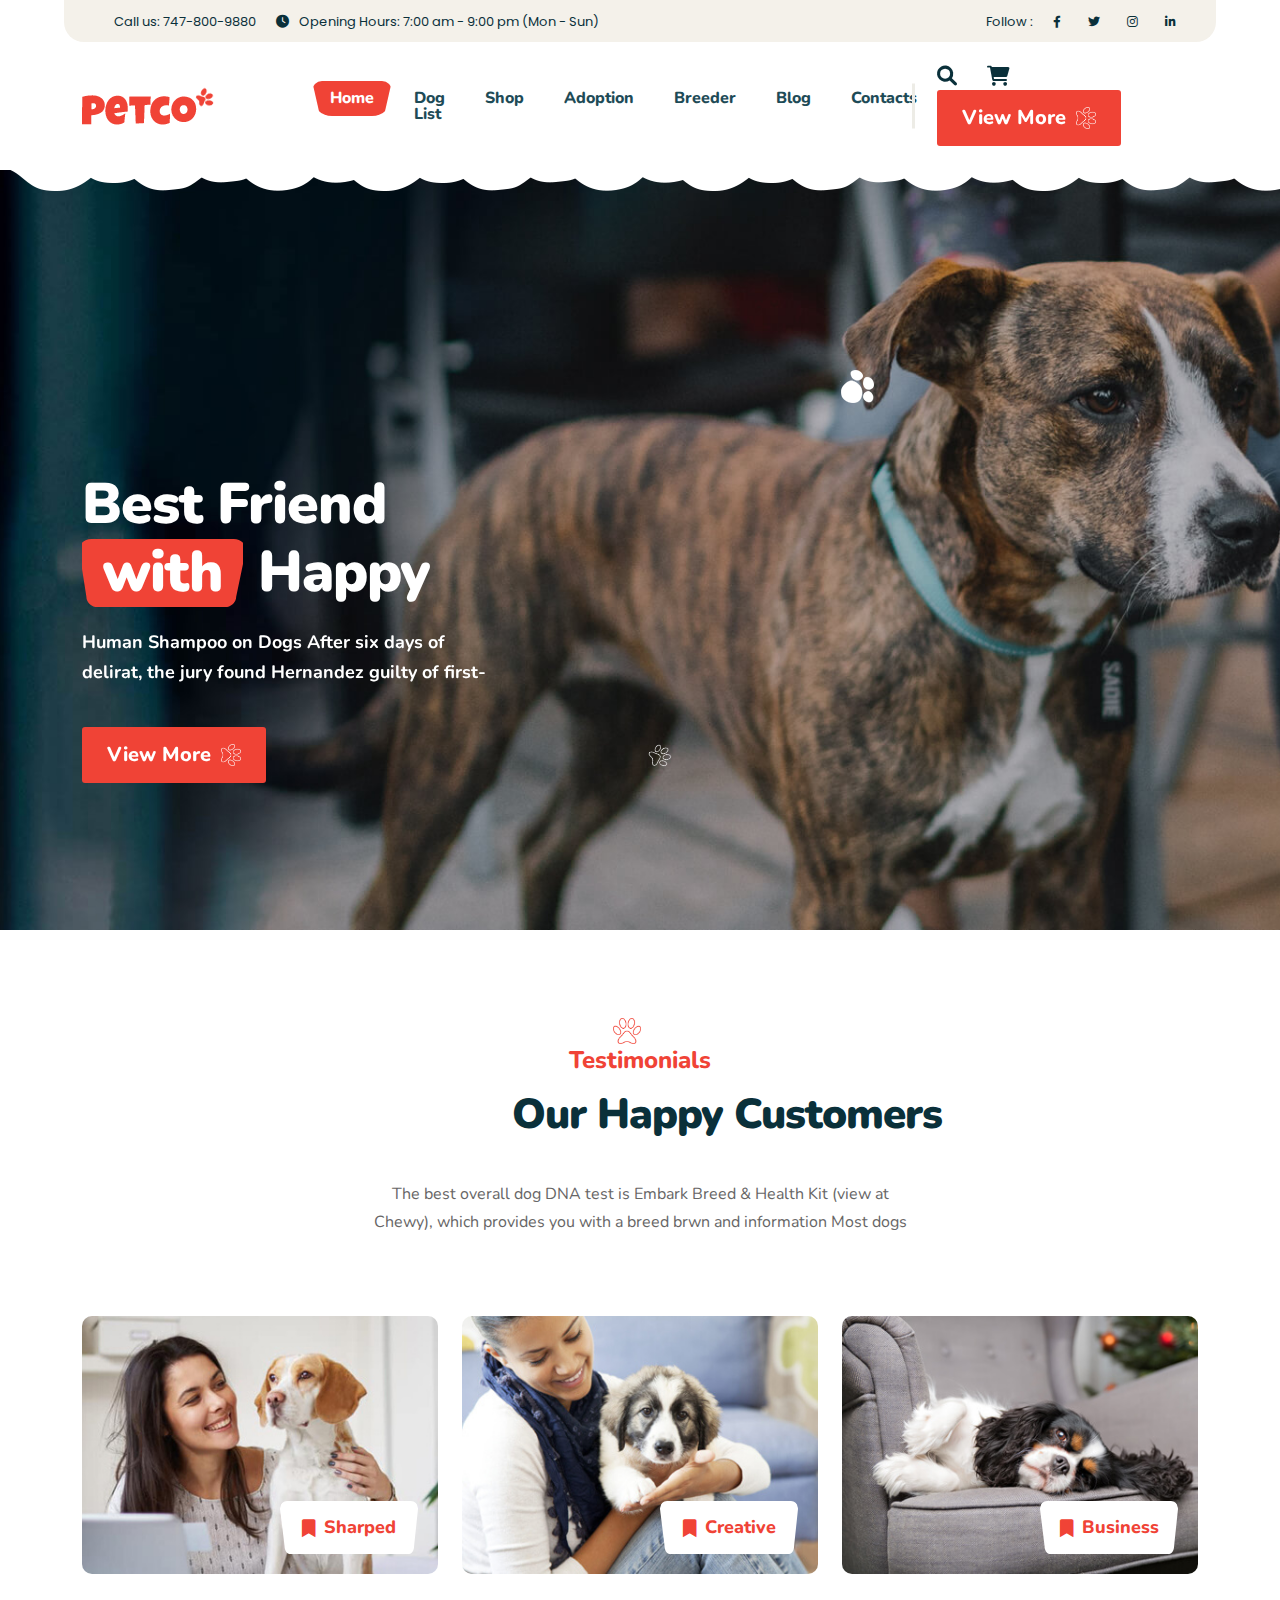
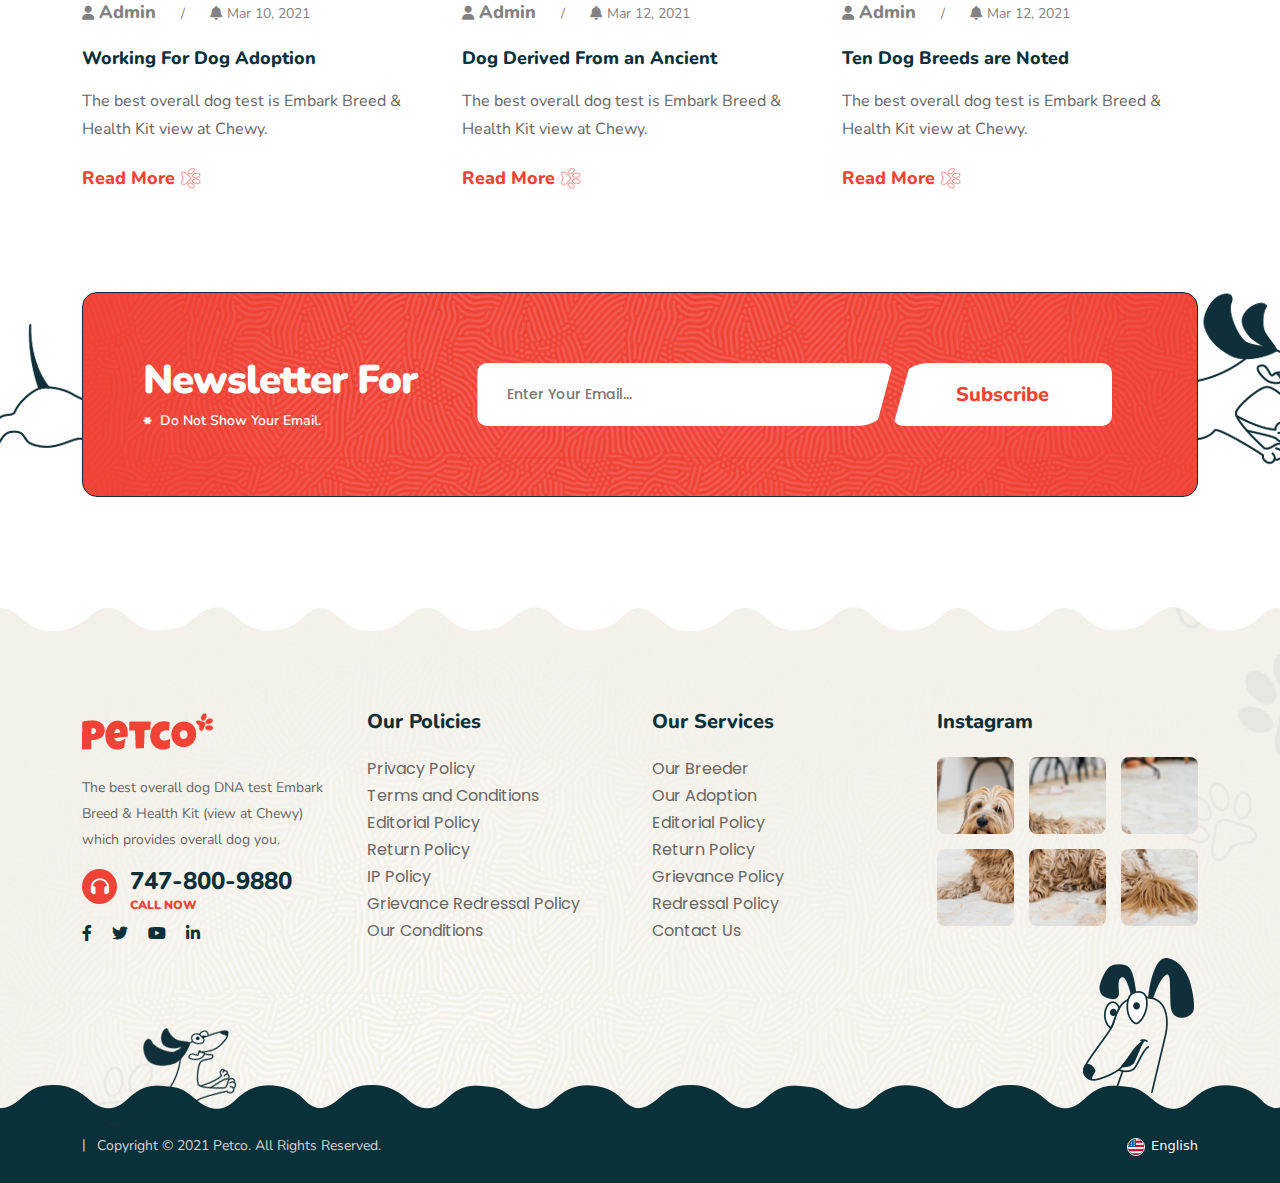
<file: about.html>
<!DOCTYPE html>
<html lang="en">
<head>
    <meta charset="UTF-8">
    <meta http-equiv="X-UA-Compatible" content="IE=edge">
    <meta name="viewport" content="width=device-width, initial-scale=1.0">
    <title>Document</title>

    <link rel="preconnect" href="https://fonts.googleapis.com">
    <link rel="preconnect" href="https://fonts.gstatic.com" crossorigin>
    <link href="https://fonts.googleapis.com/css2?family=Poppins:wght@100;200;300;400;500;600;700;800;900&display=swap" rel="stylesheet">

    <link rel="preconnect" href="https://fonts.googleapis.com">
    <link rel="preconnect" href="https://fonts.gstatic.com" crossorigin>
    <link href="https://fonts.googleapis.com/css2?family=Nunito:wght@200;300;400;500;600;700;800;900&display=swap" rel="stylesheet">

    <link rel="stylesheet" href="css/bootstrap.min.css">
    <link rel="stylesheet" href="css/all.min.css">
    <link rel="stylesheet" href="css/slick.css">
    <link rel="stylesheet" href="css/venobox.min.css">
    <link rel="stylesheet" href="css/style.css">
</head>
<body>
    <!-- header-part start -->
    <header>
        <div class="container">
            <div class="row">
                <div class="col-lg-6">
                    <ul>
                        <li>Call us: 747-800-9880</li>
                        <li> <i class="fa-solid fa-clock"></i> Opening Hours: 7:00 am - 9:00 pm (Mon - Sun)</li>
                    </ul>
                </div>
                <div class="col-lg-6 text-lg-end">
                    <ul>
                        <li>Follow :</li>
                        <li> <a href="#"><i class="fa-brands fa-facebook-f"></i></a></li>
                        <li> <a href="#"><i class="fa-brands fa-twitter"></i></a></li>
                        <li> <a href="#"><i class="fa-brands fa-instagram"></i></a></li>
                        <li> <a href="#"><i class="fa-brands fa-linkedin-in"></i></a></li>
                    </ul>
                </div>
            </div>
        </div>
    </header>
    <!-- header-part end -->
    <!-- nav-part start -->
    <nav class="navbar navbar-expand-lg menu">
        <div class="container">
          <a class="navbar-brand" href="#"><img src="images/logo.png" alt="l0go"></a>
          <button class="navbar-toggler" type="button" data-bs-toggle="collapse" data-bs-target="#navbarNav" aria-controls="navbarNav" aria-expanded="false" aria-label="Toggle navigation">
            <span class="navbar-toggler-icon"></span>
          </button>
          <div class="collapse navbar-collapse" id="navbarNav">
            <ul class="navbar-nav">
              <li class="nav-item">
                <a class="nav-link active ab" aria-current="page" href="#">Home</a>
                <ul>
                  <li class="nav-item">
                    <a class="a ah" href="#">home one</a>
                  </li>
                  <li class="nav-item">
                    <a class="a b" href="#">home two</a>
                  </li>
                </ul>
              </li>
              <li class="nav-item">
                <a class="nav-link" href="#">Dog List</a>
              </li>
              <li class="nav-item">
                <a class="nav-link" href="#">Shop</a>
                <ul>
                  <li class="nav-item">
                    <a class="a" href="#">Our Shop</a>
                  </li>
                  <li class="nav-item">
                    <a class="a b" href="#">Shop Details</a>
                  </li>
                </ul>
              </li>
              <li class="nav-item">
                <a class="nav-link" href="#">Adoption</a>
              </li>
              <li class="nav-item">
                <a class="nav-link" href="#">Breeder</a>
                <ul>
                  <li class="nav-item">
                    <a class="a" href="#">Our Breeder</a>
                  </li>
                  <li class="nav-item">
                    <a class="a b" href="#">Breeder Details</a>
                  </li>
                </ul>
              </li>
              <li class="nav-item">
                <a class="nav-link" href="#">Blog</a>
                <ul>
                  <li class="nav-item">
                    <a class="a" href="#">Our Blog</a>
                  </li>
                  <li class="nav-item">
                    <a class="a b" href="#">Blog Details</a>
                  </li>
                </ul>
              </li>
              <li class="nav-item">
                <a class="nav-link" href="#">contacts</a>
              </li>
             
             
            </ul>
            <div class="right">
              <i class="fa-solid fa-magnifying-glass"  data-bs-toggle="offcanvas" data-bs-target="#offcanvasTop" aria-controls="offcanvasTop"></i>
              <i class="fa-solid fa-cart-shopping"></i>
              <a href="#"><span>View More</span> <img src="images/w_pawprint.png" alt="w_pawprint"></a>
            </div>
          </div>
        </div>
        <img class="nshape" src="images/nav_shape.png" alt="nav_shape">
      </nav>
      

<div class="offcanvas offcanvas-top" tabindex="-1" id="offcanvasTop" aria-labelledby="offcanvasTopLabel">
  <div class="offcanvas-header">
    
    <button type="button" data-bs-dismiss="offcanvas" aria-label="Close"><i class="fa-solid fa-xmark"></i></button>
  </div>
  <div class="offcanvas-body">
    <div class="container">
      <div class="row">
      <div class="col-lg-12">
        <h2>... Search Here ...</h2>
      <div class="form-part">
      <form>
        <input type="text" placeholder="Type keywords here">
        <i class="fa-solid fa-magnifying-glass"></i>
      </form>
    </div>
      </div>
    </div>
    </div>
  </div>
</div>
    <!-- nav-part end -->
    <!-- banner-part start -->
      <section id="banner-part">
        <img class="img1" src="images/slider_shape01.png" alt="slider_shape01">
        <img class="img2" src="images/w_pawprint.png" alt="w_pawprint">
          <div class="banner-slider">
              <div class="banner1">
                  <div class="container">
                      <div class="banner-text">
                          <div class="top">
                              <h2 class="h2">Best Friend <span>with</span> Happy Time</h2>
                          </div>
                          <div class="middle">
                              <p class="p">Human Shampoo on Dogs After six days of delirat, the jury found Hernandez guilty of first-degree murder</p>
                          </div>
                          <div class="bottom">
                              <a class="bt" href="#"><span>View More </span><img src="images/w_pawprint.png" alt="w_pawprint"></a>
                              
                          </div>
                      </div>
                  </div>
              </div>
              <div class="banner2">
                <div class="container">
                  <div class="banner-text">
                      <div class="top">
                          <h2 class="h2">Best Friend <span>with</span> Happy Time</h2>
                      </div>
                      <div class="middle">
                          <p class="p">Human Shampoo on Dogs After six days of delirat, the jury found Hernandez guilty of first-degree murder</p>
                      </div>
                      <div class="bottom">
                          <a class="bt" href="#"><span>View More </span><img src="images/w_pawprint.png" alt="w_pawprint"></a>
                          
                      </div>
                  </div>
              </div>
              </div>
          </div>
      </section>

    <!-- banner-part end -->

    <section></section>
    <!-- news-part start -->
    <section id="news-part">
      <div class="container">
        <div class="row">
          <div class="col-lg-12">
            <img class="paw" src="images/pawprint.png" alt="pawprint">
            <div class="tittle">
              <h3 class="bh3">Testimonials</h3>
              <h2 class="bh">Our Happy Customers</h2>
              <p>The best overall dog DNA test is Embark Breed & Health Kit (view at Chewy), which provides you with a breed brwn and information Most dogs</p>
            </div>
            <div class="bottom">
              <div class="row">
                <div class="col-lg-4">
                  <div class="item">
                    <div class="img">
                      <img src="images/news01.jpg" alt="news01">
                      <div class="shape">
                        <a href="#"><i class="fa-solid fa-bookmark"></i>Sharped</a>
                      </div>
                    </div>
                    <div class="text">
                      <ul>
                        <li>
                          <i class="fa-solid fa-user"></i><a href="#">Admin
                          </a>
                        </li>
                        <li>/</li>
                        <li>
                          <i class="fa-solid fa-bell"></i>Mar 10, 2021
                        </li>
                      </ul>
                      <h5><a href="#">Working For Dog Adoption</a></h5>
                      <p>The best overall dog test is Embark Breed & Health Kit view at Chewy.</p>
                      <a href="#">Read More <img src="images/pawprint.png" alt="pawprint"></a>
                    </div>
                  </div>
                </div>
                <div class="col-lg-4">
                  <div class="item">
                    <div class="img">
                      <img src="images/news02.jpg" alt="news02">
                      <div class="shape">
                        <a href="#"><i class="fa-solid fa-bookmark"></i>Creative</a>
                      </div>
                    </div>
                    <div class="text">
                      <ul>
                        <li>
                          <i class="fa-solid fa-user"></i><a href="#">Admin
                          </a>
                        </li>
                        <li>/</li>
                        <li>
                          <i class="fa-solid fa-bell"></i>Mar 12, 2021
                        </li>
                      </ul>
                      <h5><a href="#">Dog Derived From an Ancient</a></h5>
                      <p>The best overall dog test is Embark Breed & Health Kit view at Chewy.</p>
                      <a href="#">Read More <img src="images/pawprint.png" alt="pawprint"></a>
                    </div>
                  </div>
                </div>
                <div class="col-lg-4">
                  <div class="item">
                    <div class="img">
                      <img src="images/news03.jpg" alt="news03">
                      <div class="shape">
                        <a href="#"><i class="fa-solid fa-bookmark"></i>Business</a>
                      </div>
                    </div>
                    <div class="text">
                      <ul>
                        <li>
                          <i class="fa-solid fa-user"></i><a href="#">Admin
                          </a>
                        </li>
                        <li>/</li>
                        <li>
                          <i class="fa-solid fa-bell"></i>Mar 12, 2021
                        </li>
                      </ul>
                      <h5><a href="#">Ten Dog Breeds are Noted</a></h5>
                      <p>The best overall dog test is Embark Breed & Health Kit view at Chewy.</p>
                      <a href="#">Read More <img src="images/pawprint.png" alt="pawprint"></a>
                    </div>
                  </div>
                </div>
              </div>
            </div>
          </div>
        </div>

      </div>
    </section>
    <!-- news-part end -->
    <!-- newsletter-part start -->
    <section id="newsletter-part">
      <div class="container">
        <div class="row">
          <div class="col-lg-12">
            <div class="item">
              <div class="left">
                <h2 class="h">Newsletter For</h2>
                <p><span>*</span>Do Not Show Your Email.</p>
              </div>
              <div class="right">
                <form >
                  <input type="email" placeholder="Enter Your Email...">
                  <button type="submit" class="btn">Subscribe</button>
                </form>
              </div>
              <img class="shape1" src="images/newsletter_shape01.png" alt="newsletter_shape01">
              <img class="shape2" src="images/newsletter_shape02.png" alt="newsletter_shape02">
            </div>
          </div>
        </div>
      </div>
    </section>
    <!-- newsletter-part end -->
    <!-- footer-part start -->

    <footer>
      <img class="shape" src="images/testi_bg_shape01.png" alt="testi_bg_shape01">
      <img class="copy" src="images/copyright_shape.png" alt="copyright_shape">
      <div class="container">
        <div class="row">
          <div class="col-lg-3">
            <div class="left">
              <a href="#"><img src="images/logo.png" alt="logo"></a>
              <p>The best overall dog DNA test Embark Breed & Health Kit (view at Chewy) which provides overall dog you.</p>
              <div class="contack">
                <div class="icon"><i class="fa-solid fa-headphones"></i></div>
                <div class="text">
                  <a href="#">747-800-9880</a>
                  <h4>CALL NOW</h4>
                </div>

              </div>
              <div class="f-icons">
                <a href="#"><i class="fa-brands fa-facebook-f"></i></a>
              <a href="#"><i class="fa-brands fa-twitter"></i></a>
              <a href="#"><i class="fa-brands fa-youtube"></i></a>
              <a href="#"><i class="fa-brands fa-linkedin-in"></i></a>
              
              
              </div>
            </div>
          </div>
          <div class="col-lg-3">
            <div class="middle1">
              <h4>Our Policies</h4>
              <ul>
                <li><a href="#">Privacy Policy</a></li>
                <li><a href="#">Terms and Conditions</a></li>
                <li><a href="#">Editorial Policy</a></li>
                <li><a href="#">Return Policy</a></li>
                <li><a href="#">IP Policy</a></li>
                <li><a href="#">Grievance Redressal Policy</a></li>
                <li><a href="#">Our Conditions</a></li>
              </ul>
            </div>
          </div>
          <div class="col-lg-3">
            <div class="middle2">
              <h4>Our Services</h4>
              <ul>
                <li><a href="#">Our Breeder</a></li>
                <li><a href="#">Our Adoption</a></li>
                <li><a href="#">Editorial Policy</a></li>
                <li><a href="#">Return Policy</a></li>
                <li><a href="#">Grievance Policy</a></li>
                <li><a href="#">Redressal Policy</a></li>
                <li><a href="#">Contact Us</a></li>
              </ul>
            </div>
          </div>
          <div class="col-lg-3">
            <div class="right">
              <h4>Instagram</h4>
              <div class="img">
                <ul>
                  <li><a href="#"><img src="images/insta_img01.png" alt="insta_img01"></a></li>
                  <li><a href="#"><img src="images/insta_img02.png" alt="insta_img02"></a></li>
                  <li><a href="#"><img src="images/insta_img03.png" alt="insta_img03"></a></li>
                  <li><a href="#"><img src="images/insta_img04.png" alt="insta_img04"></a></li>
                  <li><a href="#"><img src="images/insta_img05.png" alt="insta_img05"></a></li>
                  <li><a href="#"><img src="images/insta_img06.png" alt="insta_img06"></a></li>
                </ul>
              </div>
            </div>
          </div>
        </div>
      </div>
      <img class="fs1" src="images/footer_shape01.png" alt="footer_shape01">
      <img class="fs2" src="images/footer_shape02.png" alt="footer_shape02">
      <div class="copyrights">
        <div class="container">
          <div class="row">
            <div class="col-lg-12">
              <div class="item">
                <div class="left"><p>Copyright © 2021 Petco. All Rights Reserved.</p></div>
                <div class="right"><a href="#"><img src="images/united-states.png" alt="united-states">English</a></div>
              </div>
            </div>
          </div>
        </div>
      </div>
    </footer>

    <!-- footer-part end -->


    <script src="js/bootstrap.bundle.min.js"></script>
    <script src="js/jquery-1.12.4.min.js"></script>
    <script src="js/slick.min.js"></script>
    <script src="js/venobox.min.js"></script>
    <script src="js/script.js"></script>
</body>
</html>
</file>
<file: css/style.css>
* {
  margin: 0;
  padding: 0;
}

ul, ol {
  list-style: none;
}

a {
  text-decoration: none;
}

.tittle {
  margin: 0 auto;
  text-align: center;
}

.tittle h3 {
  font-family: "Nunito", sans-serif;
  font-size: 24px;
  font-weight: 800;
  line-height: 1;
  color: #f04336;
  margin-bottom: 18px;
  margin-top: 200px;
}

.tittle h2 {
  font-family: "Nunito", sans-serif;
  font-size: 42px;
  font-weight: 900;
  line-height: 1.2;
  color: #0a303a;
  margin-top: 0px;
  font-style: normal;
  width: 649px;
  text-align: center;
  margin-left: 320px;
}

.accordion-button:focus {
  z-index: 3;
  border-color: #86b7fe;
  outline: 0;
  -webkit-box-shadow: none;
          box-shadow: none;
}

.accordion-body {
  font-size: 16px;
  color: #676666;
  line-height: 28px;
  font-weight: 400;
}

header {
  background: #F4F1EA;
  width: 90%;
  margin: 0 auto;
  border-radius: 0 0 20px 20px;
  padding: 9px 0;
}

header ul {
  margin-bottom: 0;
}

header ul li {
  display: inline-block;
  font-family: "Poppins", sans-serif;
  font-size: 13px;
  font-weight: 400;
  line-height: 19.5px;
  color: #0a303a;
  margin-right: 15px;
}

header ul li i {
  margin-right: 7px;
  font-weight: 400;
}

header ul li a {
  color: #0a303a;
  font-size: 12px;
}

nav {
  position: relative;
  width: 100%;
}

nav .nshape {
  position: absolute;
  bottom: -21px;
  left: 0;
  z-index: 1;
}

nav .navbar {
  margin-bottom: -22px;
  margin-top: -43px;
}

nav ul {
  margin-left: 80px;
}

nav ul li {
  position: relative;
}

nav ul li:hover ul {
  opacity: 1;
  height: 120px;
  padding: 18px;
}

nav ul li ul {
  position: absolute;
  z-index: 9;
  background-color: #fff;
  border-radius: 0;
  border: none;
  left: -78px;
  opacity: 0;
  right: 0;
  top: 100%;
  min-width: 230px;
  border: 1px solid #f5f5f5;
  background: #ffffff;
  padding: 0;
  height: 0;
  -webkit-transition: .4s;
  transition: .4s;
}

nav ul li ul li {
  text-transform: capitalize;
  -webkit-transition: .4s;
  transition: .4s;
}

nav ul li ul li .a {
  position: relative;
  padding-left: 0;
  line-height: 40px;
  font-weight: 700;
  color: #1e4b57;
}

nav ul li ul li:hover {
  padding-left: 30px;
}

nav ul li ul li::after {
  content: "";
  position: absolute;
  left: 0;
  width: 0;
  height: 2px;
  top: 20px;
  background: #f04336;
  -webkit-transition: .4s;
  transition: .4s;
}

nav ul li ul li:hover::after {
  width: 20px;
}

nav ul li ul li .b {
  color: #1e4b57;
}

nav ul li ul li .ah {
  color: #f04336;
}

nav ul li .nav-link {
  font-family: "Nunito", sans-serif;
  font-size: 16px;
  font-weight: 800;
  line-height: 1;
  color: #1e4b57 !important;
  text-transform: capitalize;
  padding: 40px 20px !important;
  display: block;
  position: relative;
  z-index: 1;
  -webkit-transition: .4s;
  transition: .4s;
}

nav ul li .nav-link:hover {
  color: #fff !important;
}

nav ul li .nav-link::after {
  content: "";
  position: absolute;
  left: 0;
  right: 0;
  height: 35px;
  width: 95%;
  -webkit-clip-path: polygon(0 0, 100% 0, 90% 100%, 10% 100%);
  clip-path: polygon(0 0, 100% 0, 90% 100%, 10% 100%);
  -webkit-transition: all 0.3s ease-out 0s;
  transition: all 0.3s ease-out 0s;
  top: 31px;
  margin: 0 auto;
  background: #f04336;
  border-radius: 10px 10px 20px 20px;
  opacity: 0;
  z-index: -1;
}

nav ul li .nav-link:hover::after {
  opacity: 1;
}

nav ul li .ab {
  position: relative;
  color: #fff !important;
}

nav ul li .ab::after {
  content: "";
  position: absolute;
  left: 0;
  right: 0;
  height: 35px;
  width: 95%;
  -webkit-clip-path: polygon(0 0, 100% 0, 90% 100%, 10% 100%);
  clip-path: polygon(0 0, 100% 0, 90% 100%, 10% 100%);
  -webkit-transition: all 0.3s ease-out 0s;
  transition: all 0.3s ease-out 0s;
  top: 31px;
  margin: 0 auto;
  background: #f04336;
  border-radius: 10px 10px 20px 20px;
  opacity: 1;
}

nav .right {
  margin-left: auto;
  z-index: 5;
  position: relative;
}

nav .right::after {
  content: "";
  position: absolute;
  left: -25px;
  top: 50%;
  -webkit-transform: translateY(-50%);
          transform: translateY(-50%);
  width: 2.5px;
  height: 45px;
  background: #edece6;
}

nav .right i {
  margin-right: 25px;
  color: #0a303a;
  font-size: 20px;
}

nav .right a {
  background: #f04336;
  border: medium none;
  border-radius: 3px;
  color: #fff;
  display: -webkit-inline-box;
  display: -ms-inline-flexbox;
  display: inline-flex;
  -webkit-box-align: center;
      -ms-flex-align: center;
          align-items: center;
  font-size: 20px;
  font-weight: 800;
  letter-spacing: 0;
  line-height: 1;
  padding: 17px 25px;
  text-align: center;
  text-transform: capitalize;
  -ms-touch-action: manipulation;
      touch-action: manipulation;
  -webkit-transition: all 0.3s ease 0s;
  transition: all 0.3s ease 0s;
  vertical-align: middle;
  white-space: nowrap;
  font-family: 'Nunito', sans-serif;
  position: relative;
  overflow: hidden;
}

nav .right a img {
  width: 20px;
  margin-left: 10px;
  height: auto;
  z-index: 1;
}

nav .right a span {
  z-index: 1;
}

nav .right a::after {
  content: "";
  position: absolute;
  top: 56px;
  left: -92px;
  width: 200%;
  height: 200%;
  border-radius: 50%;
  background: #0A303A;
  -webkit-transition: .4s;
  transition: .4s;
}

nav .right a:hover::after {
  top: -10px;
}

.fixedmenu {
  position: fixed !important;
  top: 0;
  left: 0;
  background-color: #fff;
  z-index: 20;
  -webkit-box-shadow: 0px 0px 30px 2px rgba(0, 0, 0, 0.75);
  box-shadow: 0px 0px 30px 2px rgba(0, 0, 0, 0.75);
}

.offcanvas-top {
  height: 100vh;
}

h2 {
  font-family: "Poppins", sans-serif;
  font-size: 47px;
  font-weight: 600;
  line-height: 1.2;
  color: #0a303a;
  margin: 0 0 70px 0;
  letter-spacing: -1px;
  text-align: center;
  margin-top: 15%;
}

form {
  position: relative;
}

form input {
  font-family: "Poppins", sans-serif;
  font-size: 30px;
  font-weight: 500;
  line-height: inherit;
  color: #0a303a;
  width: 100%;
  text-align: center;
  border: none;
  border-bottom: 1px solid #f04336;
  padding: 10px 50px 20px;
  background: transparent;
  outline: none;
}

form i {
  position: absolute;
  right: 20px;
  background: transparent;
  border: 0;
  font-size: 25px;
  color: #f04336;
  top: 50%;
  -webkit-transform: translateY(-50%);
          transform: translateY(-50%);
}

.btn-close:focus {
  -webkit-box-shadow: none;
          box-shadow: none;
}

button {
  border: none;
  background: transparent;
  color: #f04336;
  font-size: 30px;
  margin-left: auto;
  margin-right: 80px;
  margin-top: 20px;
}

#banner-part {
  position: relative;
}

#banner-part .img1 {
  position: absolute;
  top: 200px;
  left: 840px;
  z-index: 1;
  -webkit-animation: pa1 .8s infinite alternate;
          animation: pa1 .8s infinite alternate;
}

@-webkit-keyframes pa1 {
  from {
    -webkit-transform: rotate(0deg);
            transform: rotate(0deg);
  }
  to {
    -webkit-transform: rotate(15deg);
            transform: rotate(15deg);
  }
}

@keyframes pa1 {
  from {
    -webkit-transform: rotate(0deg);
            transform: rotate(0deg);
  }
  to {
    -webkit-transform: rotate(15deg);
            transform: rotate(15deg);
  }
}

#banner-part .img2 {
  position: absolute;
  top: 575px;
  left: 650px;
  z-index: 1;
  width: 20px;
  -webkit-transform: rotate(-20deg);
          transform: rotate(-20deg);
  -webkit-animation: pa2 .8s infinite alternate;
          animation: pa2 .8s infinite alternate;
}

@-webkit-keyframes pa2 {
  from {
    -webkit-transform: rotate(-20deg);
            transform: rotate(-20deg);
  }
  to {
    -webkit-transform: rotate(-10deg);
            transform: rotate(-10deg);
  }
}

@keyframes pa2 {
  from {
    -webkit-transform: rotate(-20deg);
            transform: rotate(-20deg);
  }
  to {
    -webkit-transform: rotate(-10deg);
            transform: rotate(-10deg);
  }
}

#banner-part .slick-current .h2 {
  -webkit-animation: heading .6s;
          animation: heading .6s;
}

#banner-part .slick-current .p {
  -webkit-animation: para .8s;
          animation: para .8s;
}

#banner-part .slick-current .bt {
  -webkit-animation: btn 1.2s;
          animation: btn 1.2s;
}

#banner-part .banner1 {
  background: url(../images/banner1.jpg) no-repeat center;
  background-size: cover;
  height: 760px;
}

#banner-part .banner1 .banner-text {
  margin-top: 300px;
  width: 40%;
}

#banner-part .banner1 .banner-text .top {
  margin-bottom: 20px;
  overflow: hidden;
  height: 137px;
}

#banner-part .banner1 .banner-text .top h2 {
  font-family: "Nunito", sans-serif;
  font-size: 57px;
  font-weight: 900;
  line-height: 1.2;
  color: #fff;
  text-align: left;
}

#banner-part .banner1 .banner-text .top h2 span {
  position: relative;
  background: url(../images/banner_text_shape.svg);
  z-index: 1;
  background-size: cover;
  background-position: top center;
  padding: 11px 20px;
  display: -webkit-inline-box;
  display: -ms-inline-flexbox;
  display: inline-flex;
  line-height: .8;
  margin-top: 0;
}

@-webkit-keyframes heading {
  from {
    margin-top: 200px;
  }
  to {
    margin-top: 0;
    opacity: 1;
  }
}

@keyframes heading {
  from {
    margin-top: 200px;
  }
  to {
    margin-top: 0;
    opacity: 1;
  }
}

#banner-part .banner1 .banner-text .middle {
  margin-bottom: 40px;
  overflow: hidden;
  height: 60px;
}

#banner-part .banner1 .banner-text .middle p {
  font-family: "Nunito", sans-serif;
  font-size: 18px;
  font-weight: 700;
  line-height: 30px;
  color: #fff;
  margin-bottom: 15px;
  width: 95%;
}

@-webkit-keyframes para {
  from {
    margin-top: 400px;
  }
  to {
    margin-top: 0;
    opacity: 1;
  }
}

@keyframes para {
  from {
    margin-top: 400px;
  }
  to {
    margin-top: 0;
    opacity: 1;
  }
}

#banner-part .banner1 .banner-text .bottom {
  overflow: hidden;
  position: relative;
  height: 60px;
}

#banner-part .banner1 .banner-text .bottom a {
  background: #f04336;
  border: medium none;
  border-radius: 3px;
  color: #fff;
  display: -webkit-inline-box;
  display: -ms-inline-flexbox;
  display: inline-flex;
  -webkit-box-align: center;
      -ms-flex-align: center;
          align-items: center;
  font-size: 20px;
  font-weight: 800;
  letter-spacing: 0;
  line-height: 1;
  padding: 17px 25px;
  text-align: center;
  text-transform: capitalize;
  -ms-touch-action: manipulation;
      touch-action: manipulation;
  -webkit-transition: all 0.3s ease 0s;
  transition: all 0.3s ease 0s;
  vertical-align: middle;
  white-space: nowrap;
  font-family: 'Nunito', sans-serif;
  position: relative;
  overflow: hidden;
}

#banner-part .banner1 .banner-text .bottom a img {
  width: 20px;
  margin-left: 10px;
  height: auto;
  z-index: 1;
}

#banner-part .banner1 .banner-text .bottom a span {
  z-index: 1;
}

#banner-part .banner1 .banner-text .bottom a::after {
  content: "";
  position: absolute;
  top: 56px;
  left: -92px;
  width: 200%;
  height: 200%;
  border-radius: 50%;
  background: #0A303A;
  -webkit-transition: .4s;
  transition: .4s;
}

#banner-part .banner1 .banner-text .bottom a:hover::after {
  top: -10px;
}

@-webkit-keyframes btn {
  from {
    margin-top: 600px;
  }
  to {
    margin-top: 0;
    opacity: 1;
  }
}

@keyframes btn {
  from {
    margin-top: 600px;
  }
  to {
    margin-top: 0;
    opacity: 1;
  }
}

#banner-part .banner2 {
  background: url(../images/banner2.jpg) no-repeat center;
  background-size: cover;
  height: 778px;
}

#banner-part .banner2 .banner-text {
  margin-top: 300px;
  width: 40%;
}

#banner-part .banner2 .banner-text .top {
  margin-bottom: 20px;
  overflow: hidden;
  height: 137px;
}

#banner-part .banner2 .banner-text .top h2 {
  font-family: "Nunito", sans-serif;
  font-size: 57px;
  font-weight: 900;
  line-height: 1.2;
  color: #fff;
  text-align: left;
}

#banner-part .banner2 .banner-text .top h2 span {
  position: relative;
  background: url(../images/banner_text_shape.svg);
  z-index: 1;
  background-size: cover;
  background-position: top center;
  padding: 11px 20px;
  display: -webkit-inline-box;
  display: -ms-inline-flexbox;
  display: inline-flex;
  line-height: .8;
  margin-top: 0;
}

@keyframes heading {
  from {
    margin-top: 200px;
  }
  to {
    margin-top: 0;
    opacity: 1;
  }
}

#banner-part .banner2 .banner-text .middle {
  margin-bottom: 40px;
  overflow: hidden;
  height: 60px;
}

#banner-part .banner2 .banner-text .middle p {
  font-family: "Nunito", sans-serif;
  font-size: 18px;
  font-weight: 700;
  line-height: 30px;
  color: #fff;
  margin-bottom: 15px;
  width: 95%;
}

@keyframes para {
  from {
    margin-top: 400px;
  }
  to {
    margin-top: 0;
    opacity: 1;
  }
}

#banner-part .banner2 .banner-text .bottom {
  overflow: hidden;
  position: relative;
  height: 60px;
}

#banner-part .banner2 .banner-text .bottom a {
  background: #f04336;
  border: medium none;
  border-radius: 3px;
  color: #fff;
  display: -webkit-inline-box;
  display: -ms-inline-flexbox;
  display: inline-flex;
  -webkit-box-align: center;
      -ms-flex-align: center;
          align-items: center;
  font-size: 20px;
  font-weight: 800;
  letter-spacing: 0;
  line-height: 1;
  padding: 17px 25px;
  text-align: center;
  text-transform: capitalize;
  -ms-touch-action: manipulation;
      touch-action: manipulation;
  -webkit-transition: all 0.3s ease 0s;
  transition: all 0.3s ease 0s;
  vertical-align: middle;
  white-space: nowrap;
  font-family: 'Nunito', sans-serif;
  position: relative;
  overflow: hidden;
}

#banner-part .banner2 .banner-text .bottom a img {
  width: 20px;
  margin-left: 10px;
  height: auto;
  z-index: 1;
}

#banner-part .banner2 .banner-text .bottom a span {
  z-index: 1;
}

#banner-part .banner2 .banner-text .bottom a::after {
  content: "";
  position: absolute;
  top: 56px;
  left: -92px;
  width: 200%;
  height: 200%;
  border-radius: 50%;
  background: #0A303A;
  -webkit-transition: .4s;
  transition: .4s;
}

#banner-part .banner2 .banner-text .bottom a:hover::after {
  top: -10px;
}

@keyframes btn {
  from {
    margin-top: 600px;
  }
  to {
    margin-top: 0;
    opacity: 1;
  }
}

#findarea-part .item {
  border-radius: 15px;
  display: -webkit-box;
  display: -ms-flexbox;
  display: flex;
  margin-top: -90px;
  z-index: 5;
}

#findarea-part .item .left {
  width: 20%;
  background: #0A303A;
  color: #fff;
  text-align: center;
  border-radius: 15px 0 0 15px;
  z-index: 5;
}

#findarea-part .item .left i {
  margin-top: 70px;
  font-size: 23px;
  margin-right: 10px;
  line-height: 1;
  display: inline-block;
}

#findarea-part .item .left form {
  display: inline;
}

#findarea-part .item .left form input {
  font-family: "Nunito", sans-serif;
  font-size: 16px;
  font-weight: 600;
  line-height: 0;
  color: #fff;
  width: 65%;
  text-align: center;
  border: none;
  border-bottom: none;
  padding: 0;
  background: transparent;
  outline: none;
}

#findarea-part .item .middle {
  width: 60%;
  margin: 0 auto;
  display: -webkit-box;
  display: -ms-flexbox;
  display: flex;
  background: #f04336;
  z-index: 5;
}

#findarea-part .item .middle .one {
  width: 10%;
  background: #f04336;
  position: relative;
}

#findarea-part .item .middle .one::after {
  width: 100%;
  height: 100%;
  position: absolute;
  top: 0;
  left: 0;
  content: "";
  background: #0A303A;
  -webkit-clip-path: polygon(0 0, 100% 50%, 0 100%, 0% 50%);
          clip-path: polygon(0 0, 100% 50%, 0 100%, 0% 50%);
}

#findarea-part .item .middle .two {
  width: 30%;
  background: #f04336;
  text-align: center;
}

#findarea-part .item .middle .two a {
  font-family: "Nunito", sans-serif;
  font-size: 16px;
  font-weight: 900;
  line-height: 0;
  color: #fff;
}

#findarea-part .item .middle .two a i {
  margin-top: 55px;
  margin-right: 10px;
  font-size: 45px;
  color: #fff;
}

#findarea-part .item .middle .three {
  width: 30%;
  background: #f04336;
  text-align: center;
  border-right: 3px solid #e73a2d;
  border-left: 3px solid #e73a2d;
}

#findarea-part .item .middle .three a {
  font-family: "Nunito", sans-serif;
  font-size: 16px;
  font-weight: 900;
  line-height: 0;
  color: #fff;
}

#findarea-part .item .middle .three a i {
  margin-top: 55px;
  margin-right: 10px;
  font-size: 45px;
  color: #fff;
}

#findarea-part .item .middle .four {
  width: 30%;
  background: #f04336;
  text-align: center;
  background-image: url(../images/find_shape.png);
}

#findarea-part .item .middle .four a {
  font-family: "Nunito", sans-serif;
  font-size: 16px;
  font-weight: 900;
  line-height: 0;
  color: #fff;
}

#findarea-part .item .middle .four a i {
  margin-top: 55px;
  margin-right: 10px;
  font-size: 45px;
  color: #fff;
}

#findarea-part .item .right {
  width: 20%;
  background: #0A303A;
  color: #fff;
  height: 173px;
  border-radius: 0 15px 15px 0;
  z-index: 5;
}

#findarea-part .item .right ul li {
  margin-top: 55px;
}

#findarea-part .item .right ul li .btn {
  font-family: "Nunito", sans-serif;
  font-size: 16px;
  font-weight: 900;
  line-height: 0;
  color: #fff;
  border: none;
  background: transparent;
  width: 75%;
}

#findarea-part .item .right ul li .btn:focus {
  -webkit-box-shadow: none;
          box-shadow: none;
}

#findarea-part .item .right ul li ul {
  width: 74%;
  background: #fff;
  padding: 15px;
  border: 1px solid rgba(0, 0, 0, 0.15);
  border-radius: 0.25rem;
  color: #212529;
  opacity: 0;
  display: none;
}

#findarea-part .item .right ul li ul li {
  text-align: center;
  color: #525252;
}

#findarea-part .item .right ul li ul li:hover {
  background: #e9ecef;
}

#findarea-part .item .right ul li ul li a {
  color: #525252;
}

#findarea-part .item .right ul li .drop2 {
  opacity: 1;
  display: block;
}

#counter-part {
  background: url(../images/counter_bg.jpg);
  width: 100%;
  margin-top: -100px;
  padding-bottom: 90px;
}

#counter-part .item {
  text-align: center;
  background: #fff;
  padding: 50px 40px;
  border-radius: 15px;
  margin-bottom: 30px;
  -webkit-box-shadow: 0px 0px 8px -5px rgba(0, 0, 0, 0.75);
  box-shadow: 0px 0px 8px -5px rgba(0, 0, 0, 0.75);
}

#counter-part .item:hover h2 {
  color: #f04336;
}

#counter-part .item h2 {
  margin-bottom: 0;
  font-family: "Nunito", sans-serif;
  font-size: 65px;
  font-weight: 800;
  line-height: 0.8;
  color: #0a303a;
  -webkit-transition: .5s;
  transition: .5s;
}

#counter-part .item h6 {
  font-family: "Nunito", sans-serif;
  font-size: 16px;
  font-weight: 600;
  line-height: 26px;
  color: #747474;
  text-transform: uppercase;
  margin-bottom: 0;
}

#adoption-part .item h2 {
  font-family: "Nunito", sans-serif;
  font-size: 40px;
  font-weight: 900;
  line-height: 1.2;
  color: #0a303a;
  margin-top: 0px;
  font-style: normal;
  text-transform: inherit;
  margin-bottom: 20px;
  text-align: left;
  width: 480px;
  margin-top: 100px;
}

#adoption-part .item h2 span {
  color: #f04336;
}

#adoption-part .item p {
  font-family: "Nunito", sans-serif;
  font-size: 16px;
  font-weight: 400;
  line-height: 28px;
  color: #676666;
  margin-bottom: 40px;
  width: 432px;
}

#adoption-part .item a {
  background: #f04336;
  border: medium none;
  border-radius: 3px;
  color: #fff;
  display: -webkit-inline-box;
  display: -ms-inline-flexbox;
  display: inline-flex;
  -webkit-box-align: center;
      -ms-flex-align: center;
          align-items: center;
  font-size: 20px;
  font-weight: 800;
  letter-spacing: 0;
  line-height: 1;
  padding: 17px 25px;
  text-align: center;
  text-transform: capitalize;
  -ms-touch-action: manipulation;
      touch-action: manipulation;
  -webkit-transition: all 0.3s ease 0s;
  transition: all 0.3s ease 0s;
  vertical-align: middle;
  white-space: nowrap;
  font-family: 'Nunito', sans-serif;
  position: relative;
  overflow: hidden;
}

#adoption-part .item a img {
  width: 20px;
  margin-left: 10px;
  height: auto;
  z-index: 1;
}

#adoption-part .item a span {
  z-index: 1;
}

#adoption-part .item a::after {
  content: "";
  position: absolute;
  top: 56px;
  left: -92px;
  width: 200%;
  height: 200%;
  border-radius: 50%;
  background: #0A303A;
  -webkit-transition: .4s;
  transition: .4s;
}

#adoption-part .item a:hover::after {
  top: -10px;
}

#adoption-part .img {
  position: relative;
  margin-top: -50px;
  background: #fff;
}

#adoption-part .img::after {
  background: url(../images/adoption_mask.png);
  position: absolute;
  top: 0;
  left: 0;
  content: "";
  mix-blend-mode: screen;
  width: 100%;
  height: 100%;
}

#adoption-part .img img {
  width: 99%;
}

#breed-part {
  position: relative;
  margin-bottom: 100px;
}

#breed-part .paw {
  width: 28px;
  display: inline-block;
  position: absolute;
  top: 165px;
  left: 49%;
  -webkit-transform: translateX(-50%) rotate(0deg);
          transform: translateX(-50%) rotate(0deg);
  -webkit-animation: paw 1s infinite alternate;
          animation: paw 1s infinite alternate;
}

@-webkit-keyframes paw {
  from {
    -webkit-transform: rotate(0deg);
            transform: rotate(0deg);
  }
  to {
    -webkit-transform: rotate(20deg);
            transform: rotate(20deg);
  }
}

@keyframes paw {
  from {
    -webkit-transform: rotate(0deg);
            transform: rotate(0deg);
  }
  to {
    -webkit-transform: rotate(20deg);
            transform: rotate(20deg);
  }
}

#breed-part .tittle .bh {
  margin-bottom: 40px;
}

#breed-part .tittle p {
  font-family: "Nunito", sans-serif;
  font-size: 16px;
  font-weight: 400;
  line-height: 28px;
  color: #676666;
  text-align: center;
  width: 50%;
  margin: 0 auto;
  margin-bottom: 80px;
}

#breed-part .bottom .breed-slider .item {
  position: relative;
}

#breed-part .bottom .breed-slider .item .shape {
  font-family: "Nunito", sans-serif;
  font-size: 22px;
  font-weight: 900;
  line-height: 1;
  color: #f04336;
  position: absolute;
  bottom: 10px;
  left: 45%;
  -webkit-transform: translateX(-50%);
          transform: translateX(-50%);
  background: url(../images/breed_shape.svg) no-repeat center;
  background-size: cover;
  padding: 14px;
}

#breed-part .bottom .breed-slider .item .shape a {
  color: #f04336 !important;
}

#breed-part .bottom .breed-slider .item .shape2 {
  padding: 11px;
}

#breed-part .bottom .item2 {
  background: url(../images/breed_services_bg.jpg) no-repeat center;
  background-size: cover;
  padding: 53px 50px;
  border-radius: 4px;
  min-height: 100%;
  text-align: left;
}

#breed-part .bottom .item2 h5 {
  font-family: "Nunito", sans-serif;
  font-size: 18px;
  font-weight: 900;
  line-height: 1;
  color: #fff;
  margin-bottom: 13px;
  font-size: 18px;
  padding-left: 10px;
  border-left: 3px solid #fff;
  line-height: 1;
  margin-top: 0px;
  font-style: normal;
}

#breed-part .bottom .item2 h4 {
  font-family: "Nunito", sans-serif;
  font-size: 40px;
  font-weight: 900;
  line-height: 1.1;
  color: #fff;
  margin-bottom: 12px;
  margin-top: 0px;
  font-style: normal;
  text-transform: inherit;
}

#breed-part .bottom .item2 p {
  font-family: "Nunito", sans-serif;
  font-size: 16px;
  font-weight: 400;
  line-height: 28px;
  color: #fff;
  width: 81%;
  text-align: left;
  margin: 0;
  margin-bottom: 30px;
}

#breed-part .bottom .item2 a {
  background: #fff;
  border: medium none;
  border-radius: 3px;
  color: #f04336;
  display: -webkit-inline-box;
  display: -ms-inline-flexbox;
  display: inline-flex;
  -webkit-box-align: center;
      -ms-flex-align: center;
          align-items: center;
  font-size: 20px;
  font-weight: 800;
  letter-spacing: 0;
  line-height: 1;
  padding: 17px 25px;
  text-align: center;
  text-transform: capitalize;
  -ms-touch-action: manipulation;
      touch-action: manipulation;
  -webkit-transition: all 0.3s ease 0s;
  transition: all 0.3s ease 0s;
  vertical-align: middle;
  white-space: nowrap;
  font-family: 'Nunito', sans-serif;
  position: relative;
  overflow: hidden;
}

#breed-part .bottom .item2 a img {
  width: 20px;
  margin-left: 10px;
  height: auto;
  z-index: 1;
  -webkit-filter: grayscale(100%) brightness(40%) sepia(100%) hue-rotate(-50deg) saturate(600%) contrast(0.8);
          filter: grayscale(100%) brightness(40%) sepia(100%) hue-rotate(-50deg) saturate(600%) contrast(0.8);
}

#breed-part .bottom .item2 a span {
  z-index: 1;
}

#breed-part .bottom .item2 a::after {
  content: "";
  position: absolute;
  top: 56px;
  left: -92px;
  width: 200%;
  height: 200%;
  border-radius: 50%;
  background: #0A303A;
  -webkit-transition: .4s;
  transition: .4s;
}

#breed-part .bottom .item2 a:hover::after {
  top: -10px;
}

#history-part {
  background: #d5e6eb;
  position: relative;
  padding: 110px 0 110px;
  z-index: 1;
  padding-bottom: 0;
}

#history-part .topshape {
  position: absolute;
  top: 0;
  left: 0;
}

#history-part .bottomshape {
  position: absolute;
  bottom: 273px;
  left: 0;
}

#history-part .headshape {
  position: absolute;
  bottom: 289px;
  right: 138px;
}

#history-part button {
  margin: 0;
}

#history-part .item {
  position: relative;
}

#history-part .item .img2 {
  position: absolute;
  top: 175px;
  left: 35px;
  z-index: -1;
}

#history-part .item a {
  display: inline-block;
  width: 94px;
  height: 94px;
  border-radius: 50%;
  background: transparent;
  position: absolute;
  top: 183px;
  right: 105px;
}

#history-part .item2 {
  margin-top: 20px;
}

#history-part .item2 h4 {
  font-family: "Nunito", sans-serif;
  font-size: 24px;
  font-weight: 800;
  line-height: 1;
  color: #f04336;
  margin-bottom: 12px;
  margin-top: 0px;
  font-style: normal;
  text-transform: inherit;
}

#history-part .item2 h2 {
  margin: 0;
  padding-bottom: 10px;
}

#history-part .item2 .h {
  font-family: "Nunito", sans-serif;
  font-size: 45px;
  font-weight: 900;
  line-height: 1.2;
  color: #0a303a;
  margin-bottom: 22px;
  margin-top: 0px;
  font-style: normal;
  text-transform: inherit;
  text-align: left;
}

#history-part .item2 .accordion-item {
  background-color: #fff;
  border: none;
  margin: 20px 0;
  border-radius: 6px;
}

#history-part .item2 .accordion-button {
  font-family: "Nunito", sans-serif;
  font-size: 20px;
  font-weight: 900;
  line-height: 1.4;
  color: #0a303a;
  position: relative;
  display: inline-block;
  -webkit-box-align: center;
      -ms-flex-align: center;
          align-items: center;
  width: 100%;
  padding: 1rem 1.25rem;
  color: #212529;
  text-align: left;
  background-color: #fff;
  border: 0;
  border-radius: 0;
  overflow-anchor: none;
  -webkit-transition: color .15s ease-in-out,background-color .15s ease-in-out,border-color .15s ease-in-out,border-radius .15s ease,-webkit-box-shadow .15s ease-in-out;
  transition: color .15s ease-in-out,background-color .15s ease-in-out,border-color .15s ease-in-out,border-radius .15s ease,-webkit-box-shadow .15s ease-in-out;
  transition: color .15s ease-in-out,background-color .15s ease-in-out,border-color .15s ease-in-out,box-shadow .15s ease-in-out,border-radius .15s ease;
  transition: color .15s ease-in-out,background-color .15s ease-in-out,border-color .15s ease-in-out,box-shadow .15s ease-in-out,border-radius .15s ease,-webkit-box-shadow .15s ease-in-out;
}

#history-part .item2 .accordion-button:not(.collapsed) {
  color: none;
  background-color: transparent;
  -webkit-box-shadow: inset 0 -1px 0 rgba(0, 0, 0, 0.125);
          box-shadow: inset 0 -1px 0 rgba(0, 0, 0, 0.125);
}

#history-part .item2 .accordion-button .accordion-body .strong {
  font-size: 16px;
  color: #676666;
  line-height: 28px;
}

#history-part .item2 .accordion-button .icon {
  position: absolute;
  top: -15px;
  right: 10px;
}

#history-part .item2 .accordion-button .icon::after {
  position: absolute;
  content: "-";
  top: 16px;
  right: 25px;
  width: 40px;
  height: 37px;
  text-align: center;
  line-height: 37px;
  font-size: 30px;
  font-family: 'Nunito', sans-serif;
  font-weight: 900;
  color: #fff;
  border-radius: 47% 53% 61% 39% / 38% 38% 62% 62%;
  background: #f04336;
  -webkit-transition: .3s linear;
  transition: .3s linear;
}

#history-part .item2 .collapsed .icon {
  position: absolute;
  top: -15px;
  right: 10px;
}

#history-part .item2 .collapsed .icon::after {
  position: absolute;
  content: "+";
  top: 16px;
  right: 25px;
  width: 40px;
  height: 37px;
  text-align: center;
  line-height: 37px;
  font-size: 30px;
  font-family: 'Nunito', sans-serif;
  font-weight: 900;
  color: #f04336;
  border-radius: 47% 53% 61% 39% / 38% 38% 62% 62%;
  background: #d5e6eb;
  -webkit-transition: .3s linear;
  transition: .3s linear;
}

#history-part .bottom {
  margin-top: 100px;
  background: black;
  padding: 100px 0;
}

#adoption2-part {
  background: url(../images/adoption_shop_bg.jpg) no-repeat center;
  background-size: cover;
  padding: 100px 0;
  position: relative;
}

#adoption2-part .paw {
  width: 28px;
  display: inline-block;
  position: absolute;
  top: 70px;
  left: 49%;
  -webkit-transform: translateX(-50%) rotate(0deg);
          transform: translateX(-50%) rotate(0deg);
  -webkit-animation: paw 1s infinite alternate;
          animation: paw 1s infinite alternate;
}

@keyframes paw {
  from {
    -webkit-transform: rotate(0deg);
            transform: rotate(0deg);
  }
  to {
    -webkit-transform: rotate(20deg);
            transform: rotate(20deg);
  }
}

#adoption2-part .tittle .h3 {
  margin-top: 0;
}

#adoption2-part .tittle .bh {
  margin-bottom: 40px;
}

#adoption2-part .tittle p {
  font-family: "Nunito", sans-serif;
  font-size: 16px;
  font-weight: 400;
  line-height: 28px;
  color: #676666;
  text-align: center;
  width: 50%;
  margin: 0 auto;
  margin-bottom: 80px;
}

#adoption2-part .item {
  margin-top: 50px;
}

#adoption2-part .item .img {
  position: relative;
  border-radius: 4px;
  overflow: hidden;
}

#adoption2-part .item .img img {
  width: 100%;
}

#adoption2-part .item .img .overlay {
  position: absolute;
  top: 0;
  left: 0;
  width: 100%;
  height: 100%;
  background: rgba(244, 241, 234, 0.5);
  border-radius: 4px;
  -webkit-transition: .4s;
  transition: .4s;
  opacity: 0;
}

#adoption2-part .item .img .overlay a {
  background: #f04336;
  border: medium none;
  border-radius: 3px;
  color: #fff;
  display: -webkit-inline-box;
  display: -ms-inline-flexbox;
  display: inline-flex;
  -webkit-box-align: center;
      -ms-flex-align: center;
          align-items: center;
  font-size: 20px;
  font-weight: 800;
  letter-spacing: 0;
  line-height: 1;
  padding: 17px 25px;
  text-align: center;
  text-transform: capitalize;
  -ms-touch-action: manipulation;
      touch-action: manipulation;
  -webkit-transition: .6s;
  transition: .6s;
  vertical-align: middle;
  white-space: nowrap;
  font-family: 'Nunito', sans-serif;
  position: relative;
  overflow: hidden;
  margin-left: 30%;
  margin-top: 40%;
  opacity: 0;
}

#adoption2-part .item .img .overlay a img {
  width: 20px;
  margin-left: 10px;
  height: auto;
  z-index: 1;
}

#adoption2-part .item .img .overlay a span {
  z-index: 1;
}

#adoption2-part .item .img .overlay a::after {
  content: "";
  position: absolute;
  top: 56px;
  left: -92px;
  width: 200%;
  height: 200%;
  border-radius: 50%;
  background: #0A303A;
  -webkit-transition: .4s;
  transition: .4s;
}

#adoption2-part .item .img .overlay a:hover::after {
  top: -10px;
}

#adoption2-part .item .img:hover .overlay {
  opacity: 1;
}

#adoption2-part .item .img:hover .overlay a {
  opacity: 1;
  margin-top: 50%;
}

#adoption2-part .item .text {
  -webkit-box-shadow: 0px 0px 20px -5px rgba(0, 0, 0, 0.75);
  box-shadow: 0px 0px 20px -5px rgba(0, 0, 0, 0.75);
  border-radius: 10px;
  background: #fff;
  margin: -48px 24px 0;
  padding: 25px 25px 30px;
  position: relative;
  z-index: 1;
}

#adoption2-part .item .text .top h5 {
  font-family: "Nunito", sans-serif;
  font-size: 22px;
  font-weight: 900;
  line-height: 1.2;
  color: #f04336;
  text-align: center;
  margin-bottom: 17px;
  margin-top: 0px;
  font-style: normal;
  text-transform: inherit;
  -webkit-transition: .4s;
  transition: .4s;
}

#adoption2-part .item .text .top h5 a {
  color: #f04336;
  -webkit-transition: .4s;
  transition: .4s;
}

#adoption2-part .item .text .top h5 a:hover {
  color: #0a303a;
}

#adoption2-part .item .text .middle {
  display: -webkit-box;
  display: -ms-flexbox;
  display: flex;
  padding-bottom: 15px;
  border-bottom: 1px solid #e1e1e1;
  margin-bottom: 15px;
}

#adoption2-part .item .text .middle .left i {
  margin-right: 10px;
  font-size: 13px;
  color: #676666;
}

#adoption2-part .item .text .middle .left a {
  font-family: "Nunito", sans-serif;
  font-size: 13px;
  font-weight: 500;
  line-height: 0;
  color: #676666;
  -webkit-transition: .4s;
  transition: .4s;
}

#adoption2-part .item .text .middle .left a:hover {
  color: #f04336;
}

#adoption2-part .item .text .middle .right {
  margin-left: auto;
}

#adoption2-part .item .text .middle .right i {
  margin-right: 10px;
  font-size: 13px;
  color: #676666;
}

#adoption2-part .item .text .middle .right p {
  font-family: "Nunito", sans-serif;
  font-size: 13px;
  font-weight: 500;
  line-height: 0;
  color: #676666;
  display: inline-block;
  margin: 0;
}

#adoption2-part .item .text .bottom {
  display: -webkit-box;
  display: -ms-flexbox;
  display: flex;
}

#adoption2-part .item .text .bottom .left {
  font-size: 12px;
  color: #f39c10;
  letter-spacing: -.5px;
}

#adoption2-part .item .text .bottom .right {
  margin-left: auto;
}

#adoption2-part .item .text .bottom .right p {
  font-family: "Nunito", sans-serif;
  font-size: 13px;
  font-weight: 600;
  line-height: 1.5;
  color: #676666;
}

#adoption2-part .item .text .bottom .right p span {
  margin-left: 10px;
}

#testimonial-part {
  position: relative;
  background: url(../images/testimonial_bg.jpg) no-repeat center;
  background-size: cover;
  padding: 100px 0;
}

#testimonial-part .img {
  position: absolute;
  top: 0;
  left: 0;
}

#testimonial-part .paw {
  width: 28px;
  display: inline-block;
  position: absolute;
  top: 70px;
  left: 49%;
  -webkit-transform: translateX(-50%) rotate(0deg);
          transform: translateX(-50%) rotate(0deg);
  -webkit-animation: paw 1s infinite alternate;
          animation: paw 1s infinite alternate;
}

@keyframes paw {
  from {
    -webkit-transform: rotate(0deg);
            transform: rotate(0deg);
  }
  to {
    -webkit-transform: rotate(20deg);
            transform: rotate(20deg);
  }
}

#testimonial-part .tittle .bh3 {
  margin-top: 0;
}

#testimonial-part .tittle .bh {
  margin-bottom: 40px;
}

#testimonial-part .tittle p {
  font-family: "Nunito", sans-serif;
  font-size: 16px;
  font-weight: 400;
  line-height: 28px;
  color: #676666;
  text-align: center;
  width: 50%;
  margin: 0 auto;
  margin-bottom: 80px;
}

#testimonial-part .bottom .slick-dots {
  position: absolute;
  bottom: -50px;
  left: 49%;
  -webkit-transform: translateX(-50%);
          transform: translateX(-50%);
}

#testimonial-part .bottom .slick-dots li {
  display: inline-block;
}

#testimonial-part .bottom .slick-dots li button {
  width: 23px;
  height: 8px;
  background: #0a303a;
  border-radius: 4px;
  font-size: 0;
  margin: 0 5px;
  text-indent: -99999px;
}

#testimonial-part .bottom .slick-dots .slick-active {
  background: #f04336;
  width: 40px;
  height: 8px;
  border-radius: 4px;
  text-indent: -99999px;
  margin: 0 5px;
  font-size: 0;
}

#testimonial-part .bottom .item {
  background-image: url(../images/testimonial.svg);
  background-repeat: no-repeat;
  padding: 35px 40px 40px 50px;
  -webkit-box-align: start;
      -ms-flex-align: start;
          align-items: flex-start;
  min-height: 260px;
  background-position: top center;
  background-size: cover;
  position: relative;
  z-index: 1;
  display: -webkit-box;
  display: -ms-flexbox;
  display: flex;
}

#testimonial-part .bottom .item i {
  position: absolute;
  bottom: 75px;
  right: 100px;
  font-size: 42px;
  color: #f04336;
  line-height: 1;
}

#testimonial-part .bottom .item .left {
  margin-right: 30px;
}

#testimonial-part .bottom .item .left img {
  border: 7px solid #f4f1ea;
  border-radius: 50%;
}

#testimonial-part .bottom .item .right p {
  font-family: "Nunito", sans-serif;
  font-size: 16px;
  font-weight: 400;
  line-height: 28px;
  color: #676666;
  margin-bottom: 23px;
  width: 80%;
}

#testimonial-part .bottom .item .right h5 {
  font-family: "Nunito", sans-serif;
  font-size: 20px;
  font-weight: 900;
  line-height: 1.2;
  color: #0a303a;
  margin-top: 0px;
  font-style: normal;
  text-transform: inherit;
  font-size: 20px;
  margin-bottom: 6px;
}

#testimonial-part .bottom .item .right h5 span {
  font-family: "Nunito", sans-serif;
  font-size: 13px;
  font-weight: 400;
  line-height: 1.5;
  color: #676666;
  display: block;
  font-style: normal;
}

#testimonial-part .img2 {
  position: absolute;
  bottom: 0;
  left: 0;
  -webkit-transform: rotate(180deg);
          transform: rotate(180deg);
}

#news-part {
  padding: 100px 0;
  position: relative;
}

#news-part .paw {
  width: 28px;
  display: inline-block;
  position: absolute;
  top: 70px;
  left: 49%;
  -webkit-transform: translateX(-50%) rotate(0deg);
          transform: translateX(-50%) rotate(0deg);
  -webkit-animation: paw 1s infinite alternate;
          animation: paw 1s infinite alternate;
}

@keyframes paw {
  from {
    -webkit-transform: rotate(0deg);
            transform: rotate(0deg);
  }
  to {
    -webkit-transform: rotate(20deg);
            transform: rotate(20deg);
  }
}

#news-part .tittle .bh3 {
  margin-top: 0;
}

#news-part .tittle .bh {
  margin-bottom: 40px;
}

#news-part .tittle p {
  font-family: "Nunito", sans-serif;
  font-size: 16px;
  font-weight: 400;
  line-height: 28px;
  color: #676666;
  text-align: center;
  width: 50%;
  margin: 0 auto;
  margin-bottom: 80px;
}

#news-part .bottom .item .img {
  margin-bottom: 25px;
  position: relative;
  overflow: hidden;
  border-radius: 10px;
}

#news-part .bottom .item .img img {
  width: 100%;
  -webkit-transform: scale(1);
          transform: scale(1);
  -webkit-transition: .4s;
  transition: .4s;
}

#news-part .bottom .item .img .shape {
  position: absolute;
  bottom: 20px;
  right: 20px;
}

#news-part .bottom .item .img .shape a {
  font-family: "Nunito", sans-serif;
  font-size: 18px;
  font-weight: 800;
  line-height: 1.5;
  color: #f04336;
  background: url(../images/news_shape.png) no-repeat center;
  background-size: cover;
  display: -webkit-inline-box;
  display: -ms-inline-flexbox;
  display: inline-flex;
  -webkit-box-align: center;
      -ms-flex-align: center;
          align-items: center;
  min-width: 138px;
  min-height: 53px;
  -webkit-box-pack: center;
      -ms-flex-pack: center;
          justify-content: center;
  padding: 12px 12px;
  border-radius: 7px;
  margin-left: 5px;
}

#news-part .bottom .item .img .shape a i {
  margin-right: 8px;
}

#news-part .bottom .item .img .shape a:hover {
  color: #0a303a;
}

#news-part .bottom .item .text ul {
  padding-left: 0;
}

#news-part .bottom .item .text ul li {
  font-family: "Nunito", sans-serif;
  font-size: 14px;
  font-weight: 400;
  line-height: 1;
  color: #838181;
  margin-right: 20px;
  display: inline-block;
  -webkit-font-smoothing: antialiased;
  display: inline-block;
  font-style: normal;
  font-variant: normal;
  text-rendering: auto;
}

#news-part .bottom .item .text ul li i {
  margin-right: 5px;
}

#news-part .bottom .item .text ul li a {
  color: #838181;
  -webkit-transition: .4s;
  transition: .4s;
}

#news-part .bottom .item .text ul li a:hover {
  color: #f04336;
}

#news-part .bottom .item .text h5 {
  font-family: "Nunito", sans-serif;
  font-size: 24px;
  font-weight: 900;
  line-height: 1.2;
  color: #0a303a;
  margin-bottom: 15px;
  margin-top: 0px;
  font-style: normal;
  text-transform: inherit;
}

#news-part .bottom .item .text h5 a {
  color: #0a303a;
  -webkit-transition: .4s;
  transition: .4s;
}

#news-part .bottom .item .text h5 a:hover {
  color: #f04336;
}

#news-part .bottom .item .text p {
  margin-bottom: 22px;
  font-family: "Nunito", sans-serif;
  font-size: 16px;
  font-weight: 400;
  line-height: 28px;
  color: #676666;
}

#news-part .bottom .item .text a {
  font-family: "Nunito", sans-serif;
  font-size: 18px;
  font-weight: 800;
  line-height: 1.5;
  color: #f04336;
  display: -webkit-inline-box;
  display: -ms-inline-flexbox;
  display: inline-flex;
  -webkit-box-align: center;
      -ms-flex-align: center;
          align-items: center;
}

#news-part .bottom .item .text a img {
  max-width: 20px;
  -webkit-transform: rotate(90deg);
          transform: rotate(90deg);
  margin-left: 6px;
}

#news-part .bottom .item:hover .img img {
  -webkit-transform: scale(1.1);
          transform: scale(1.1);
}

#newsletter-part {
  padding-bottom: 110px;
}

#newsletter-part .item {
  background: url(../images/newsletter_bg.jpg) no-repeat center;
  background-size: cover;
  display: -webkit-box;
  display: -ms-flexbox;
  display: flex;
  -webkit-box-align: center;
      -ms-flex-align: center;
          align-items: center;
  border: 1.5px solid #0a303a;
  border-radius: 15px;
  padding: 65px 85px 65px 60px;
  position: relative;
}

#newsletter-part .item .left .h {
  font-family: "Nunito", sans-serif;
  font-size: 40px;
  font-weight: 900;
  line-height: 1.1;
  color: #fff;
  margin-bottom: 8px;
  margin-top: 0px;
  font-style: normal;
  text-transform: inherit;
}

#newsletter-part .item .left p {
  font-family: "Nunito", sans-serif;
  font-size: 14px;
  font-weight: 600;
  line-height: 1.5;
  color: #fff;
  margin-bottom: 0;
  display: -webkit-box;
  display: -ms-flexbox;
  display: flex;
  -webkit-box-align: self-end;
      -ms-flex-align: self-end;
          align-items: self-end;
}

#newsletter-part .item .left p span {
  font-family: "Nunito", sans-serif;
  font-size: 20px;
  font-weight: 900;
  line-height: 0.6;
  color: #fff;
  margin-right: 8px;
}

#newsletter-part .item .right {
  width: 65.5%;
  -webkit-box-flex: 0;
      -ms-flex: 0 0 65.5%;
          flex: 0 0 65.5%;
  text-align: left;
  margin-left: auto;
}

#newsletter-part .item .right form {
  display: -webkit-box;
  display: -ms-flexbox;
  display: flex;
  -webkit-box-align: center;
      -ms-flex-align: center;
          align-items: center;
}

#newsletter-part .item .right form input {
  -webkit-box-flex: 1;
      -ms-flex-positive: 1;
          flex-grow: 1;
  border: none;
  background: #fff;
  -webkit-clip-path: polygon(0 0, 100% 0, 96% 100%, 0% 100%);
          clip-path: polygon(0 0, 100% 0, 96% 100%, 0% 100%);
  padding: 21px 30px;
  color: #676666;
  font-size: 14px;
  border-radius: 10px 10px 35px 10px;
  -webkit-box-align: center;
      -ms-flex-align: center;
          align-items: center;
  text-align: left;
}

#newsletter-part .item .right form .btn {
  font-family: "Nunito", sans-serif;
  font-size: 20px;
  font-weight: 800;
  line-height: 1;
  color: #f04336;
  background: #fff;
  min-width: 219px;
  text-align: center;
  -webkit-box-pack: center;
      -ms-flex-pack: center;
          justify-content: center;
  padding: 21px 30px;
  min-height: 63px;
  -webkit-clip-path: polygon(8% 0, 100% 0, 100% 100%, 0% 100%);
          clip-path: polygon(8% 0, 100% 0, 100% 100%, 0% 100%);
  border-radius: 35px 10px 10px 10px;
  position: relative;
  overflow: hidden;
  border: none;
  margin-right: 0;
  margin-top: 0;
  letter-spacing: 0;
  -ms-touch-action: manipulation;
      touch-action: manipulation;
  z-index: 1;
}

#newsletter-part .item .right form .btn::after {
  content: "";
  position: absolute;
  -webkit-transition-duration: 800ms;
          transition-duration: 800ms;
  width: 200%;
  height: 200%;
  top: 110px;
  left: 50%;
  background: #0a303a;
  -webkit-transform: translateX(-50%);
          transform: translateX(-50%);
  border-radius: 50%;
  z-index: -1;
  -webkit-transition: .4s;
  transition: .4s;
}

#newsletter-part .item .right form .btn:hover::after {
  top: -10px;
}

#newsletter-part .item .shape1 {
  position: absolute;
  top: 30px;
  left: -120px;
}

#newsletter-part .item .shape2 {
  position: absolute;
  top: 0;
  right: -141px;
}

footer {
  background: url(../images/footer_bg.jpg) no-repeat center;
  background-size: cover;
  position: relative;
  padding-top: 105px;
  z-index: 1;
}

footer .shape {
  position: absolute;
  top: 0;
  left: 0;
}

footer .left a img {
  margin-bottom: 25px;
}

footer .left p {
  font-family: "Nunito", sans-serif;
  font-size: 14px;
  font-weight: 400;
  line-height: 26px;
  color: #676666;
  width: 97%;
}

footer .left .contack {
  display: -webkit-box;
  display: -ms-flexbox;
  display: flex;
}

footer .left .contack .icon {
  width: 35px;
  height: 35px;
  -webkit-box-flex: 0;
      -ms-flex: 0 0 35px;
          flex: 0 0 35px;
  background: #f04336;
  color: #fff;
  text-align: center;
  line-height: 35px;
  font-size: 18px;
  border-radius: 50%;
  margin-right: 13px;
}

footer .left .contack .text a {
  font-family: "Nunito", sans-serif;
  font-size: 24px;
  font-weight: 800;
  line-height: 1;
  color: #0a303a;
  margin-bottom: 4px;
  -webkit-transition: .4s;
  transition: .4s;
}

footer .left .contack .text a:hover {
  color: #f04336;
}

footer .left .contack .text h4 {
  font-family: "Nunito", sans-serif;
  font-size: 12px;
  font-weight: 900;
  line-height: 1.5;
  color: #f04336;
}

footer .left .f-icons a {
  color: #0a303a;
  font-size: 16px;
  margin-right: 15px;
  -webkit-transition: .4s;
  transition: .4s;
}

footer .left .f-icons a:hover {
  color: #f04336;
}

footer .middle1 h4 {
  font-family: "Nunito", sans-serif;
  font-size: 20px;
  font-weight: 800;
  line-height: 1;
  color: #0a303a;
  margin-bottom: 25px;
}

footer .middle1 ul {
  padding: 0;
}

footer .middle1 ul li {
  margin-bottom: 3px;
}

footer .middle1 ul li a {
  display: inline-block;
  font-size: 14px;
  -webkit-transition: .4s;
  transition: .4s;
  font-family: 'Poppins', sans-serif;
  font-weight: 400;
  font-size: 16px;
  color: #676666;
  font-style: normal;
}

footer .middle1 ul li a:hover {
  color: #f04336;
  padding-left: 5px;
}

footer .middle2 h4 {
  font-family: "Nunito", sans-serif;
  font-size: 20px;
  font-weight: 800;
  line-height: 1;
  color: #0a303a;
  margin-bottom: 25px;
}

footer .middle2 ul {
  padding: 0;
}

footer .middle2 ul li {
  margin-bottom: 3px;
}

footer .middle2 ul li a {
  display: inline-block;
  font-size: 14px;
  -webkit-transition: .4s;
  transition: .4s;
  font-family: 'Poppins', sans-serif;
  font-weight: 400;
  font-size: 16px;
  color: #676666;
  font-style: normal;
}

footer .middle2 ul li a:hover {
  color: #f04336;
  padding-left: 5px;
}

footer .right h4 {
  font-family: "Nunito", sans-serif;
  font-size: 20px;
  font-weight: 800;
  line-height: 1;
  color: #0a303a;
  margin-bottom: 25px;
}

footer .right .img ul {
  display: -webkit-box;
  display: -ms-flexbox;
  display: flex;
  -webkit-box-align: center;
      -ms-flex-align: center;
          align-items: center;
  -ms-flex-wrap: wrap;
      flex-wrap: wrap;
  margin: 0 -7.5px -15px -7.5px;
  padding: 0;
}

footer .right .img ul li {
  padding: 0 7.5px 15px 7.5px;
  width: 33.333%;
  -webkit-box-flex: 0;
      -ms-flex: 0 0 33.333%;
          flex: 0 0 33.333%;
}

footer .right .img ul li a img {
  max-width: 100%;
  border-radius: 8px;
}

footer .fs1 {
  position: absolute;
  bottom: 44px;
  left: 85px;
}

footer .fs2 {
  position: absolute;
  bottom: 90px;
  right: 86px;
}

footer .copy {
  position: absolute;
  bottom: 74px;
  left: 0;
}

footer .copyrights {
  background: #0a303a;
  padding: 24px 0;
  margin-top: 150px;
}

footer .copyrights .item {
  display: -webkit-box;
  display: -ms-flexbox;
  display: flex;
  -webkit-box-pack: justify;
      -ms-flex-pack: justify;
          justify-content: space-between;
}

footer .copyrights .item .left {
  width: 50%;
}

footer .copyrights .item .left p {
  font-family: "Nunito", sans-serif;
  font-size: 14px;
  font-weight: 400;
  line-height: 26px;
  color: #d5d5d5;
  margin-bottom: 0;
  position: relative;
  padding-left: 15px;
}

footer .copyrights .item .left p::after {
  content: "|";
  position: absolute;
  left: 0;
  top: 46%;
  -webkit-transform: translateY(-50%);
          transform: translateY(-50%);
  color: #d5d5d5;
  font-size: 14px;
}

footer .copyrights .item .right a {
  color: #f8f8f8;
  font-size: 13px;
}

footer .copyrights .item .right a img {
  max-width: 18px;
  border-radius: 50%;
  margin-right: 6px;
  border: 1px solid #fff;
}
/*# sourceMappingURL=style.css.map */
</file>
